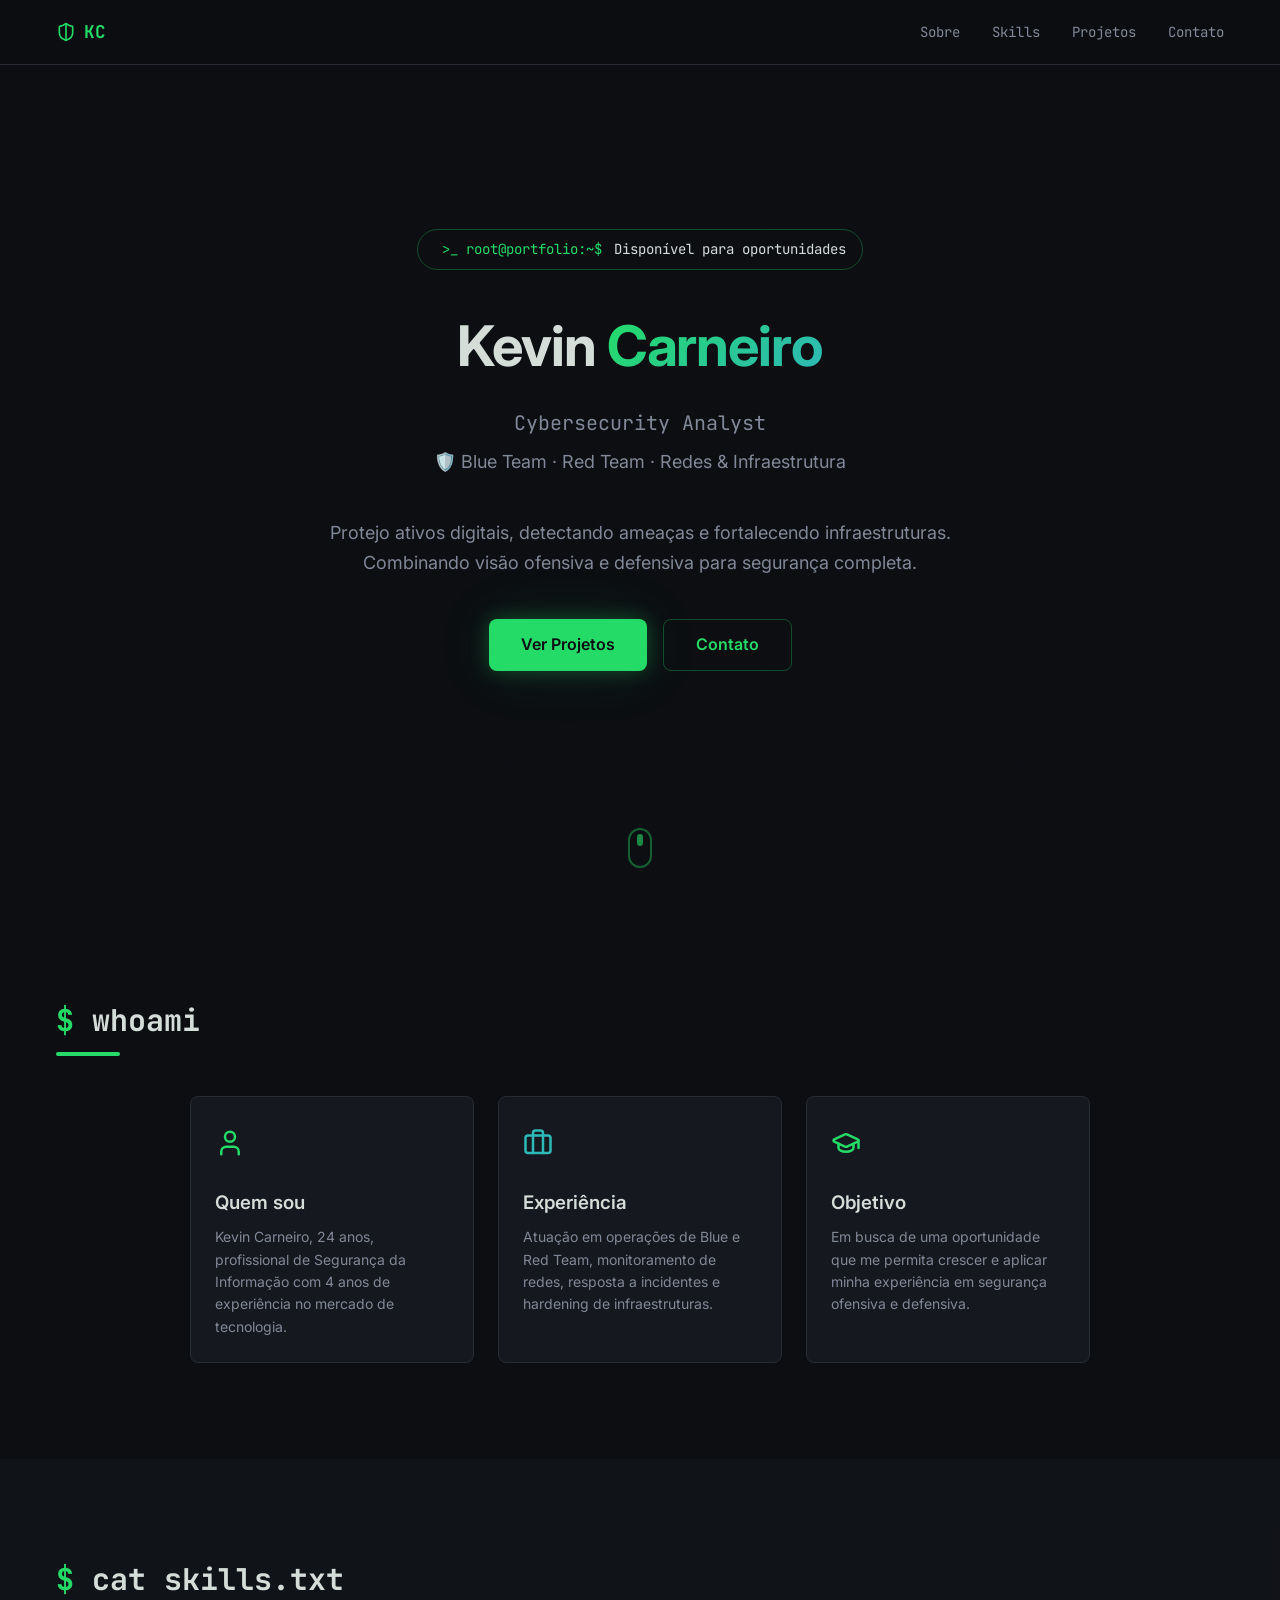
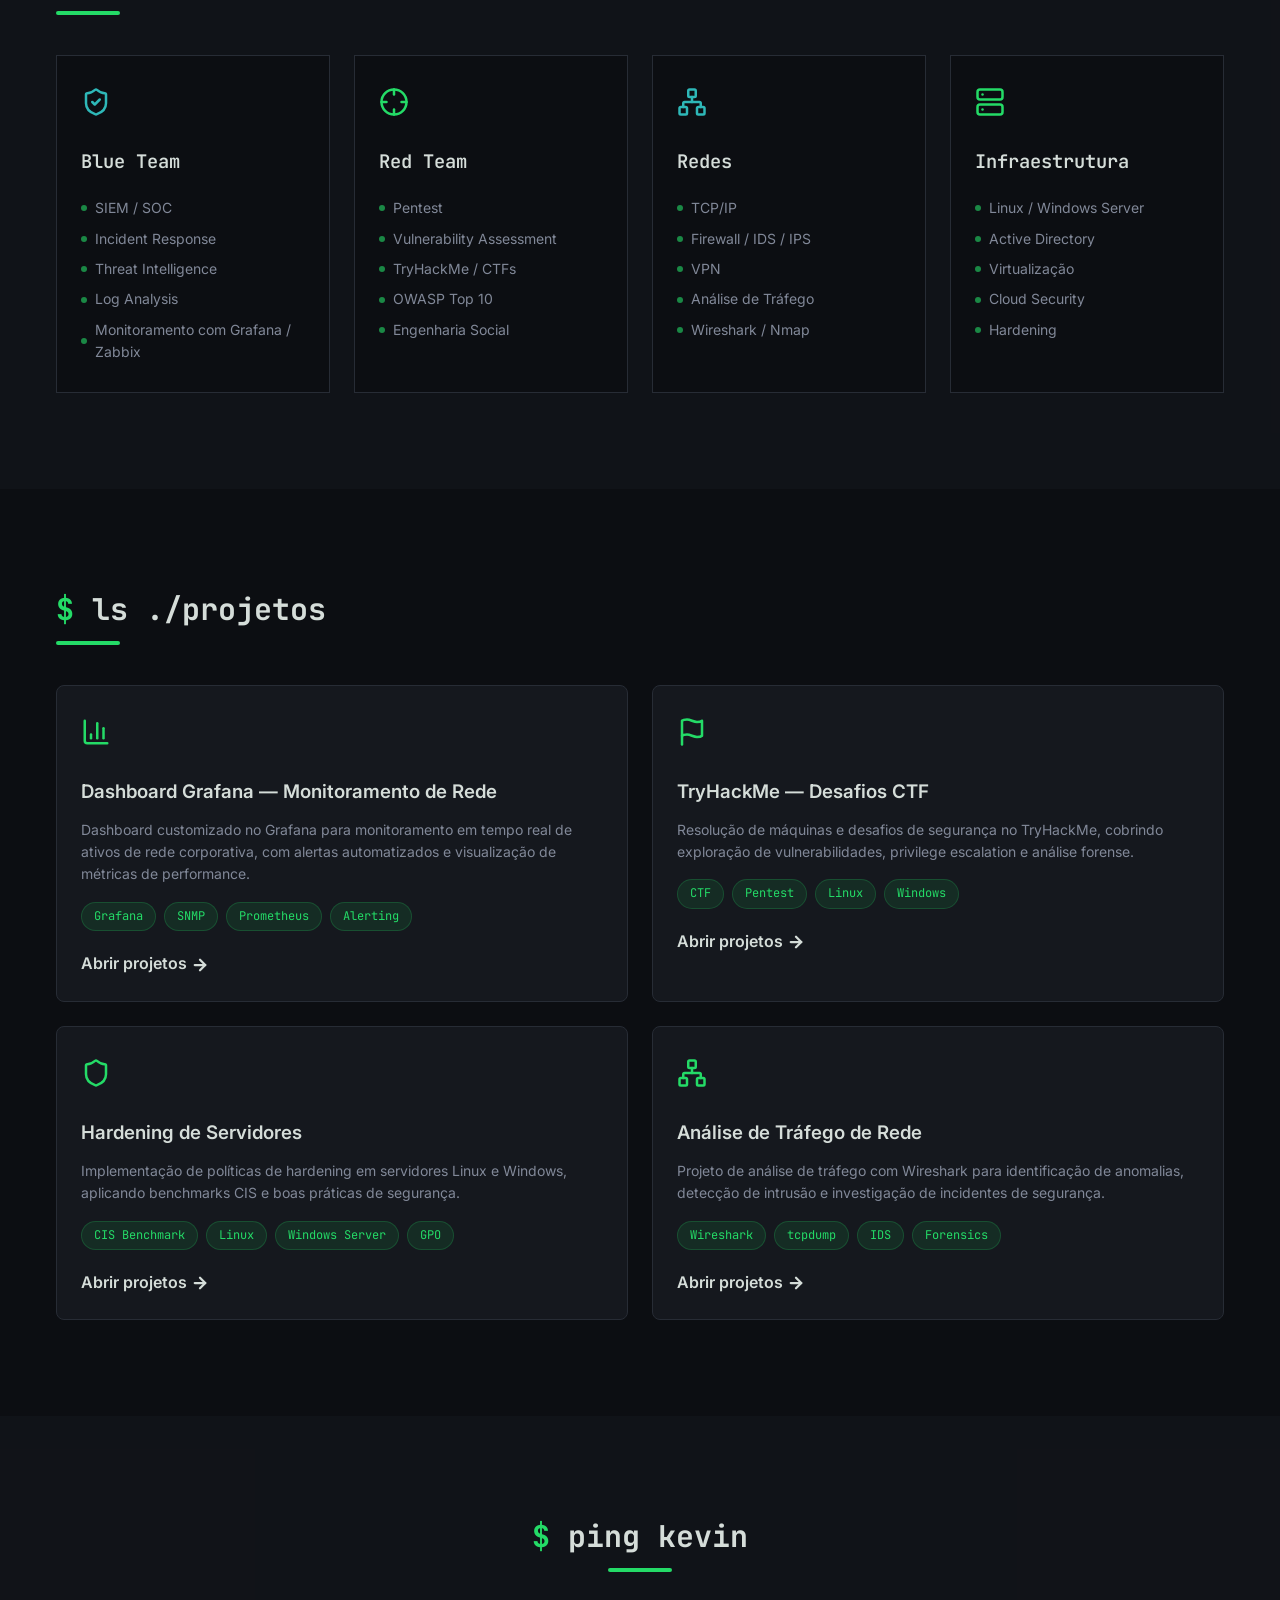
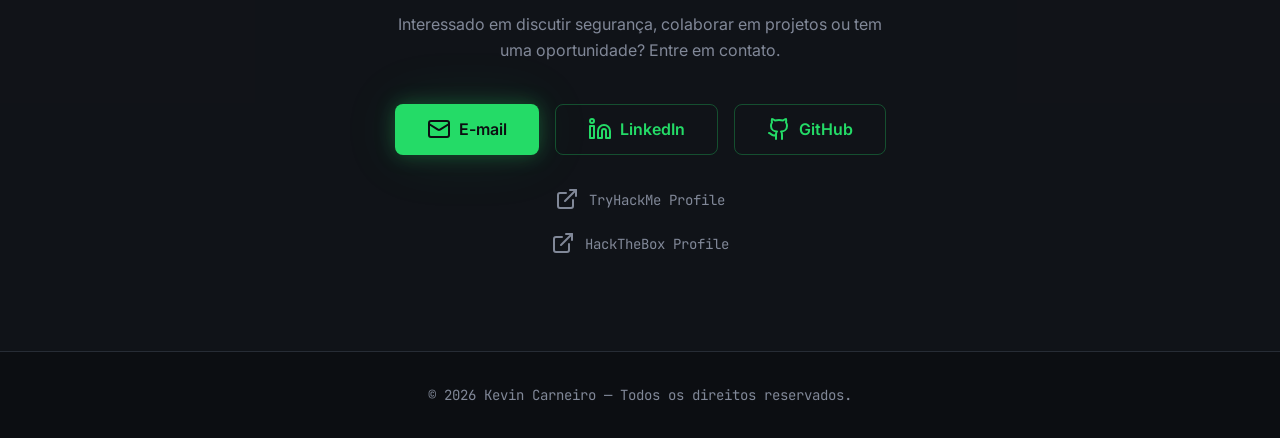
<file: index.html>
<!DOCTYPE html>
<html lang="pt-br">

<head>
    <meta charset="UTF-8">
    <meta name="viewport" content="width=device-width, initial-scale=1.0">
    <title>Kevin Carneiro — Cybersecurity Portfolio</title>
    <meta name="description"
        content="Portfólio de Kevin Carneiro, analista de Segurança da Informação Redes e Infraestrutura." />
    <meta name="author" content="Kevin Carneiro" />
    <!-- Open Graph -->
    <meta property="og:title" content="Kevin Carneiro — Cybersecurity Portfolio" />
    <meta property="og:description"
        content="Portfólio de Segurança da Informação — Blue Team, Red Team, Redes e Infraestrutura." />
    <meta property="og:type" content="website" />
    <link rel="stylesheet" href="style.css" />
</head>

<body>

    <!--=============== NAVBAR ====================-->

    <nav class="navbar">
        <div class="container">
            <a href="#" class="navbar-logo">
                <svg xmlns="http://www.w3.org/2000/svg" width="20" height="20" viewBox="0 0 24 24" fill="none"
                    stroke="currentColor" stroke-width="2" stroke-linecap="round" stroke-linejoin="round"
                    class="lucide lucide-shield-half-icon lucide-shield-half">
                    <path
                        d="M20 13c0 5-3.5 7.5-7.66 8.95a1 1 0 0 1-.67-.01C7.5 20.5 4 18 4 13V6a1 1 0 0 1 1-1c2 0 4.5-1.2 6.24-2.72a1.17 1.17 0 0 1 1.52 0C14.51 3.81 17 5 19 5a1 1 0 0 1 1 1z" />
                    <path d="M12 22V2" />
                </svg>
                KC</a>
            <div class="navbar-links">
                <a href="#sobre">Sobre</a>
                <a href="#skills">Skills</a>
                <a href="#projetos">Projetos</a>
                <a href="#contato">Contato</a>


            </div><!--navbar-links-->
            <button class="navbar-toggle" id="navbar-toggle" aria-label="Menu">☰</button>
        </div>

        </div><!--container-->

        <div class="navbar-mobile" id="navbar-mobile">
            <a href="#sobre">Sobre</a>
            <a href="#skills">Skills</a>
            <a href="#projetos">Projetos</a>
            <a href="#contato">Contato</a>
        </div>
    </nav>

    <!-- ===================== HERO ===================== -->

    <section class="hero">

        <div class="hero-overlay"></div>

        <div class="hero-content">
            <div class="hero-badge">
                <span></span>
                <span class="typing font-mono">>_ root@portfolio:~$</span>
                <span style="color: var(--fg); margin-left: 0.25rem;">Disponível para oportunidades</span>
            </div><!--hero-badge-->


            <h1>
                <span>Kevin</span> <span class="text-gradient-cyber">Carneiro</span>
            </h1>

            <p class="hero-subtitle">Cybersecurity Analyst</p>


            <div class="hero-tags">
                <span class="text-green">🛡️</span>
                <span>Blue Team · Red Team · Redes &amp; Infraestrutura</span>
            </div><!--hero-tags-->

            <p class="hero-description">
                Protejo ativos digitais, detectando ameaças e fortalecendo infraestruturas.
                Combinando visão ofensiva e defensiva para segurança completa.
            </p>


            <div class="hero-buttons">
                <a href="#projetos" class="btn-primary glow-green">Ver Projetos</a>
                <a href="#contato" class="btn-outline">Contato</a>
            </div><!--hero-butoons-->
        </div><!--hero-content-->

        <div class="scroll-indicator">
            <div class="scroll-dot"></div>
        </div>

    </section><!--HERO-->


    <!--============ SOBRE ===============-->

    <section id="sobre" class="about">
        <div class="container">
            <h2 class="section-title"><span class="text-green">$</span> whoami</h2>
            <div class="section-line"></div>

            <div class="about-grid">
                <div class="about-card animate-on-scroll">
                    <div class="icon text-green">
                        <svg xmlns="http://www.w3.org/2000/svg" width="30" height="30" viewBox="0 0 24 24" fill="none"
                            stroke="currentColor" stroke-width="2" stroke-linecap="round" stroke-linejoin="round"
                            class="lucide lucide-user w-8 h-8 text-primary mb-4">
                            <path d="M19 21v-2a4 4 0 0 0-4-4H9a4 4 0 0 0-4 4v2"></path>
                            <circle cx="12" cy="7" r="4"></circle>
                        </svg>
                    </div>
                    <h3>Quem sou</h3>
                    <p>Kevin Carneiro, 24 anos, profissional de Segurança da Informação com 4 anos de experiência no
                        mercado de tecnologia.</p>
                </div>

                <div class="about-card animate-on-scroll">
                    <div class="icon text-cyan">
                        <svg xmlns="http://www.w3.org/2000/svg" width="30" height="30" viewBox="0 0 24 24" fill="none"
                            stroke="currentColor" stroke-width="2" stroke-linecap="round" stroke-linejoin="round"
                            class="lucide lucide-briefcase w-8 h-8 text-secondary mb-4">
                            <path d="M16 20V4a2 2 0 0 0-2-2h-4a2 2 0 0 0-2 2v16"></path>
                            <rect width="20" height="14" x="2" y="6" rx="2"></rect>
                        </svg>
                    </div>
                    <h3>Experiência</h3>
                    <p>Atuação em operações de Blue e Red Team, monitoramento de redes, resposta a incidentes e
                        hardening de infraestruturas.</p>
                </div>

                <div class="about-card animate-on-scroll">
                    <div class="icon text-green">
                        <svg xmlns="http://www.w3.org/2000/svg" width="30" height="30" viewBox="0 0 24 24" fill="none"
                            stroke="currentColor" stroke-width="2" stroke-linecap="round" stroke-linejoin="round"
                            class="lucide lucide-graduation-cap w-8 h-8 text-primary mb-4">
                            <path
                                d="M21.42 10.922a1 1 0 0 0-.019-1.838L12.83 5.18a2 2 0 0 0-1.66 0L2.6 9.08a1 1 0 0 0 0 1.832l8.57 3.908a2 2 0 0 0 1.66 0z">
                            </path>
                            <path d="M22 10v6"></path>
                            <path d="M6 12.5V16a6 3 0 0 0 12 0v-3.5"></path>
                        </svg>
                    </div>
                    <h3>Objetivo</h3>
                    <p>Em busca de uma oportunidade que me permita crescer e aplicar minha experiência em segurança
                        ofensiva e defensiva.</p>
                </div>
            </div>
        </div>
    </section>


    <!-- ===================== SKILLS ===================== -->

    <section class="skills" id="skills">
        <div class="container">
            <h2 class="section-title"><span class="text-green">$</span> cat skills.txt</h2>
            <div class="section-line"></div>

            <div class="skills-grid">

                <!-- Blue Team -->
                <div class="skill-card animate-on-scroll">
                    <div class="icon text-cyan">
                        <svg xmlns="http://www.w3.org/2000/svg" width="30" height="30" viewBox="0 0 24 24" fill="none"
                            stroke="currentColor" stroke-width="2" stroke-linecap="round" stroke-linejoin="round"
                            class="lucide lucide-shield-check w-8 h-8 text-secondary mb-4">
                            <path
                                d="M20 13c0 5-3.5 7.5-7.66 8.95a1 1 0 0 1-.67-.01C7.5 20.5 4 18 4 13V6a1 1 0 0 1 1-1c2 0 4.5-1.2 6.24-2.72a1.17 1.17 0 0 1 1.52 0C14.51 3.81 17 5 19 5a1 1 0 0 1 1 1z">
                            </path>
                            <path d="m9 12 2 2 4-4"></path>
                        </svg>
                    </div>
                    <h3>Blue Team</h3>
                    <ul>
                        <li>SIEM / SOC</li>
                        <li>Incident Response</li>
                        <li>Threat Intelligence</li>
                        <li>Log Analysis</li>
                        <li>Monitoramento com Grafana / Zabbix</li>
                    </ul>
                </div>

                <!-- Red Team -->
                <div class="skill-card animate-on-scroll">
                    <div class="icon text-green">
                        <svg xmlns="http://www.w3.org/2000/svg" width="30" height="30" viewBox="0 0 24 24" fill="none"
                            stroke="currentColor" stroke-width="2" stroke-linecap="round" stroke-linejoin="round"
                            class="lucide lucide-crosshair w-8 h-8 text-primary mb-4">
                            <circle cx="12" cy="12" r="10"></circle>
                            <line x1="22" x2="18" y1="12" y2="12"></line>
                            <line x1="6" x2="2" y1="12" y2="12"></line>
                            <line x1="12" x2="12" y1="6" y2="2"></line>
                            <line x1="12" x2="12" y1="22" y2="18"></line>
                        </svg>
                    </div>
                    <h3>Red Team</h3>
                    <ul>
                        <li>Pentest</li>
                        <li>Vulnerability Assessment</li>
                        <li>TryHackMe / CTFs</li>
                        <li>OWASP Top 10</li>
                        <li>Engenharia Social</li>
                    </ul>
                </div>


                <!-- Redes -->
                <div class="skill-card animate-on-scroll">
                    <div class="icon text-cyan">
                        <svg xmlns="http://www.w3.org/2000/svg" width="30" height="30" viewBox="0 0 24 24" fill="none"
                            stroke="currentColor" stroke-width="2" stroke-linecap="round" stroke-linejoin="round"
                            class="lucide lucide-network w-8 h-8 text-secondary mb-4">
                            <rect x="16" y="16" width="6" height="6" rx="1"></rect>
                            <rect x="2" y="16" width="6" height="6" rx="1"></rect>
                            <rect x="9" y="2" width="6" height="6" rx="1"></rect>
                            <path d="M5 16v-3a1 1 0 0 1 1-1h12a1 1 0 0 1 1 1v3"></path>
                            <path d="M12 12V8"></path>
                        </svg>
                    </div>
                    <h3>Redes</h3>
                    <ul>
                        <li>TCP/IP</li>
                        <li>Firewall / IDS / IPS</li>
                        <li>VPN</li>
                        <li>Análise de Tráfego</li>
                        <li>Wireshark / Nmap</li>
                    </ul>
                </div>


                <!-- Infraestrutura -->
                <div class="skill-card animate-on-scroll">
                    <div class="icon text-green">
                        <svg xmlns="http://www.w3.org/2000/svg" width="30" height="30" viewBox="0 0 24 24" fill="none"
                            stroke="currentColor" stroke-width="2" stroke-linecap="round" stroke-linejoin="round"
                            class="lucide lucide-server w-8 h-8 text-primary mb-4">
                            <rect width="20" height="8" x="2" y="2" rx="2" ry="2"></rect>
                            <rect width="20" height="8" x="2" y="14" rx="2" ry="2"></rect>
                            <line x1="6" x2="6.01" y1="6" y2="6"></line>
                            <line x1="6" x2="6.01" y1="18" y2="18"></line>
                        </svg>
                    </div>
                    <h3>Infraestrutura</h3>
                    <ul>
                        <li>Linux / Windows Server</li>
                        <li>Active Directory</li>
                        <li>Virtualização</li>
                        <li>Cloud Security</li>
                        <li>Hardening</li>
                    </ul>
                </div>



            </div><!--skills-grid-->

        </div><!--Container-->
    </section>

    <!-- ===================== PROJETOS ===================== -->

    <section class="projects" id="projetos">
        <div class="container">
            <h2 class="section-title"> <span class="text-green">$</span> ls ./projetos</h2>

            <div class="section-line"></div>


            <div class="projects-grid">

                <!--PROJETO ONE-->
                <a href="./projeto-grafana.html" class="project-card">
                    <div class="project-card-header">
                        <span class="icon">
                            <svg xmlns="http://www.w3.org/2000/svg" width="30" height="30" viewBox="0 0 24 24"
                                fill="none" stroke="currentColor" stroke-width="2" stroke-linecap="round"
                                stroke-linejoin="round" class="lucide lucide-chart-column w-8 h-8 text-primary">
                                <path d="M3 3v16a2 2 0 0 0 2 2h16"></path>
                                <path d="M18 17V9"></path>
                                <path d="M13 17V5"></path>
                                <path d="M8 17v-3"></path>
                            </svg>
                        </span>
                    </div><!--project-card-header-->
                    <h3>Dashboard Grafana — Monitoramento de Rede</h3>
                    <p>Dashboard customizado no Grafana para monitoramento em tempo real de ativos de rede
                        corporativa, com alertas automatizados e visualização de métricas de performance.</p>
                    <div class="project-tags">
                        <span class="tag">Grafana</span>
                        <span class="tag">SNMP</span>
                        <span class="tag">Prometheus</span>
                        <span class="tag">Alerting</span>

                    </div><!--PROJECT-TAGS-->
                    <span class="cta-text">Abrir projetos
                        <svg style="vertical-align: middle;" xmlns="http://www.w3.org/2000/svg" width="18" height="18"
                            viewBox="0 0 24 24" fill="none" stroke="currentColor" stroke-width="3"
                            stroke-linecap="round" stroke-linejoin="round" class="lucide lucide-arrow-right_projetos">
                            <path d="M5 12h14" />
                            <path d="m12 5 7 7-7 7" />
                        </svg>
                    </span>

                </a><!--projeto ONE-->


                <!-- Projeto 2 -->
                <a class="project-card" href="projeto-tryhackme.html">

                    <div class="project-card-header">
                        <span class="icon">
                            <svg xmlns="http://www.w3.org/2000/svg" width="30" height="30" viewBox="0 0 24 24"
                                fill="none" stroke="currentColor" stroke-width="2" stroke-linecap="round"
                                stroke-linejoin="round" class="lucide lucide-flag w-8 h-8 text-primary">
                                <path d="M4 15s1-1 4-1 5 2 8 2 4-1 4-1V3s-1 1-4 1-5-2-8-2-4 1-4 1z"></path>
                                <line x1="4" x2="4" y1="22" y2="15"></line>
                            </svg>
                        </span>

                    </div>
                    <h3>TryHackMe — Desafios CTF</h3>
                    <p>Resolução de máquinas e desafios de segurança no TryHackMe, cobrindo exploração de
                        vulnerabilidades, privilege escalation e análise forense.</p>
                    <div class="project-tags">
                        <span class="tag">CTF</span>
                        <span class="tag">Pentest</span>
                        <span class="tag">Linux</span>
                        <span class="tag">Windows</span>
                    </div>
                    <span class="cta-text">Abrir projetos
                        <svg style="vertical-align: middle;" xmlns="http://www.w3.org/2000/svg" width="18" height="18"
                            viewBox="0 0 24 24" fill="none" stroke="currentColor" stroke-width="3"
                            stroke-linecap="round" stroke-linejoin="round" class="lucide lucide-arrow-right_projetos">
                            <path d="M5 12h14" />
                            <path d="m12 5 7 7-7 7" />
                        </svg>
                    </span>
                </a><!--project-card-->

                <!-- Projeto 3 -->
                <a href="projeto-hardening.html" class="project-card">
                    <div class="project-card-header">
                        <span class="icon">
                            <svg xmlns="http://www.w3.org/2000/svg" width="30" height="30" viewBox="0 0 24 24"
                                fill="none" stroke="currentColor" stroke-width="2" stroke-linecap="round"
                                stroke-linejoin="round" class="lucide lucide-shield w-8 h-8 text-primary">
                                <path
                                    d="M20 13c0 5-3.5 7.5-7.66 8.95a1 1 0 0 1-.67-.01C7.5 20.5 4 18 4 13V6a1 1 0 0 1 1-1c2 0 4.5-1.2 6.24-2.72a1.17 1.17 0 0 1 1.52 0C14.51 3.81 17 5 19 5a1 1 0 0 1 1 1z">
                                </path>
                            </svg>
                        </span>
                    </div>
                    <h3>Hardening de Servidores</h3>
                    <p>Implementação de políticas de hardening em servidores Linux e Windows, aplicando benchmarks CIS e
                        boas práticas de segurança.</p>
                    <div class="project-tags">
                        <span class="tag">CIS Benchmark</span>
                        <span class="tag">Linux</span>
                        <span class="tag">Windows Server</span>
                        <span class="tag">GPO</span>

                    </div>
                    <span class="cta-text">Abrir projetos
                        <svg style="vertical-align: middle;" xmlns="http://www.w3.org/2000/svg" width="18" height="18"
                            viewBox="0 0 24 24" fill="none" stroke="currentColor" stroke-width="3"
                            stroke-linecap="round" stroke-linejoin="round" class="lucide lucide-arrow-right_projetos">
                            <path d="M5 12h14" />
                            <path d="m12 5 7 7-7 7" />
                        </svg>
                    </span>

                </a><!--PROJETO 3-->



                <!-- Projeto 4 -->
                <a href="projeto-analise-trafego.html" class="project-card">
                    <div class="project-card-header">
                        <span class="icon">
                            <svg xmlns="http://www.w3.org/2000/svg" width="30" height="30" viewBox="0 0 24 24"
                                fill="none" stroke="currentColor" stroke-width="2" stroke-linecap="round"
                                stroke-linejoin="round" class="lucide lucide-network w-8 h-8 text-primary">
                                <rect x="16" y="16" width="6" height="6" rx="1"></rect>
                                <rect x="2" y="16" width="6" height="6" rx="1"></rect>
                                <rect x="9" y="2" width="6" height="6" rx="1"></rect>
                                <path d="M5 16v-3a1 1 0 0 1 1-1h12a1 1 0 0 1 1 1v3"></path>
                                <path d="M12 12V8"></path>
                            </svg>
                        </span>
                    </div>
                    <h3>Análise de Tráfego de Rede</h3>
                    <p>Projeto de análise de tráfego com Wireshark para identificação de anomalias, detecção de intrusão
                        e investigação de incidentes de segurança.</p>
                    <div class="project-tags">
                        <span class="tag">Wireshark</span>
                        <span class="tag">tcpdump</span>
                        <span class="tag">IDS</span>
                        <span class="tag">Forensics</span>
                    </div>

                    <span class="cta-text">Abrir projetos
                        <svg style="vertical-align: middle;" xmlns="http://www.w3.org/2000/svg" width="18" height="18"
                            viewBox="0 0 24 24" fill="none" stroke="currentColor" stroke-width="3"
                            stroke-linecap="round" stroke-linejoin="round" class="lucide lucide-arrow-right_projetos">
                            <path d="M5 12h14" />
                            <path d="m12 5 7 7-7 7" />
                        </svg>
                    </span>

                </a><!--PROJETO 4-->

            </div><!--projects grids-->
        </div><!--container-->
    </section><!--PROJETOS-->


    <!-- ===================== CONTATOS ===================== -->

    <section id="contato" class="contact">
        <div class="container">
            <h2 class="section-title"><span class="text-green">$</span> ping kevin</h2>
            <div class="section-line" style="margin-left: auto; margin-right: auto;"></div>

            <p>Interessado em discutir segurança, colaborar em projetos ou tem uma oportunidade? Entre em contato.</p>

            <div class="contact-buttons">
                <a href="mailto:kevincarnneiro@gmail.com" class="btn-primary glow-green">
                    <svg xmlns="http://www.w3.org/2000/svg" width="24" height="24" viewBox="0 0 24 24" fill="none"
                        stroke="currentColor" stroke-width="2" stroke-linecap="round" stroke-linejoin="round"
                        class="lucide lucide-mail w-5 h-5">
                        <rect width="20" height="16" x="2" y="4" rx="2"></rect>
                        <path d="m22 7-8.97 5.7a1.94 1.94 0 0 1-2.06 0L2 7"></path>
                    </svg>
                    E-mail</a>
                <a href="https://www.linkedin.com/in/kevin-carneiro-b658381b7" target="_blank" rel="noopener noreferrer"
                    class="btn-outline">
                    <svg xmlns="http://www.w3.org/2000/svg" width="24" height="24" viewBox="0 0 24 24" fill="none"
                        stroke="currentColor" stroke-width="2" stroke-linecap="round" stroke-linejoin="round"
                        class="lucide lucide-linkedin w-5 h-5">
                        <path d="M16 8a6 6 0 0 1 6 6v7h-4v-7a2 2 0 0 0-2-2 2 2 0 0 0-2 2v7h-4v-7a6 6 0 0 1 6-6z"></path>
                        <rect width="4" height="12" x="2" y="9"></rect>
                        <circle cx="4" cy="4" r="2"></circle>
                    </svg>
                    LinkedIn</a>
                <a href="https://github.com/kevincarnneiro" target="_blank" rel="noopener noreferrer"
                    class="btn-outline">
                    <svg xmlns="http://www.w3.org/2000/svg" width="24" height="24" viewBox="0 0 24 24" fill="none"
                        stroke="currentColor" stroke-width="2" stroke-linecap="round" stroke-linejoin="round"
                        class="lucide lucide-github w-5 h-5">
                        <path
                            d="M15 22v-4a4.8 4.8 0 0 0-1-3.5c3 0 6-2 6-5.5.08-1.25-.27-2.48-1-3.5.28-1.15.28-2.35 0-3.5 0 0-1 0-3 1.5-2.64-.5-5.36-.5-8 0C6 2 5 2 5 2c-.3 1.15-.3 2.35 0 3.5A5.403 5.403 0 0 0 4 9c0 3.5 3 5.5 6 5.5-.39.49-.68 1.05-.85 1.65-.17.6-.22 1.23-.15 1.85v4">
                        </path>
                        <path d="M9 18c-4.51 2-5-2-7-2"></path>
                    </svg>
                    GitHub</a>
            </div>

            <div class="contact-secondary">
                <a href="https://tryhackme.com/p/kevincarnneiro/" target="_blank" rel="noopener noreferrer"
                    class="inline-flex items-center gap-2 text-sm text-muted-foreground hover:text-primary transition-colors font-mono"><svg
                        xmlns="http://www.w3.org/2000/svg" width="24" height="24" viewBox="0 0 24 24" fill="none"
                        stroke="currentColor" stroke-width="2" stroke-linecap="round" stroke-linejoin="round"
                        class="lucide lucide-external-link w-4 h-4">
                        <path d="M15 3h6v6"></path>
                        <path d="M10 14 21 3"></path>
                        <path d="M18 13v6a2 2 0 0 1-2 2H5a2 2 0 0 1-2-2V8a2 2 0 0 1 2-2h6"></path>
                    </svg>TryHackMe Profile</a>
                <a href="https://profile.hackthebox.com/profile/019d6453-1c00-7259-b89a-799285fa27e3" target="_blank" rel="noopener noreferrer"
                    class="inline-flex items-center gap-2 text-sm text-muted-foreground hover:text-primary transition-colors font-mono"><svg
                        xmlns="http://www.w3.org/2000/svg" width="24" height="24" viewBox="0 0 24 24" fill="none"
                        stroke="currentColor" stroke-width="2" stroke-linecap="round" stroke-linejoin="round"
                        class="lucide lucide-external-link w-4 h-4">
                        <path d="M15 3h6v6"></path>
                        <path d="M10 14 21 3"></path>
                        <path d="M18 13v6a2 2 0 0 1-2 2H5a2 2 0 0 1-2-2V8a2 2 0 0 1 2-2h6"></path>
                    </svg>HackTheBox Profile</a>
            </div>
        </div>
    </section>


    <!-- ===================== FOOTER ===================== -->

   <footer class="footer">
    <div class="container">
      <p> © 2026 Kevin Carneiro — Todos os direitos reservados.</p>
      </div>
  </footer>


    <script src="script.js"></script>
</body>

</html>
</file>
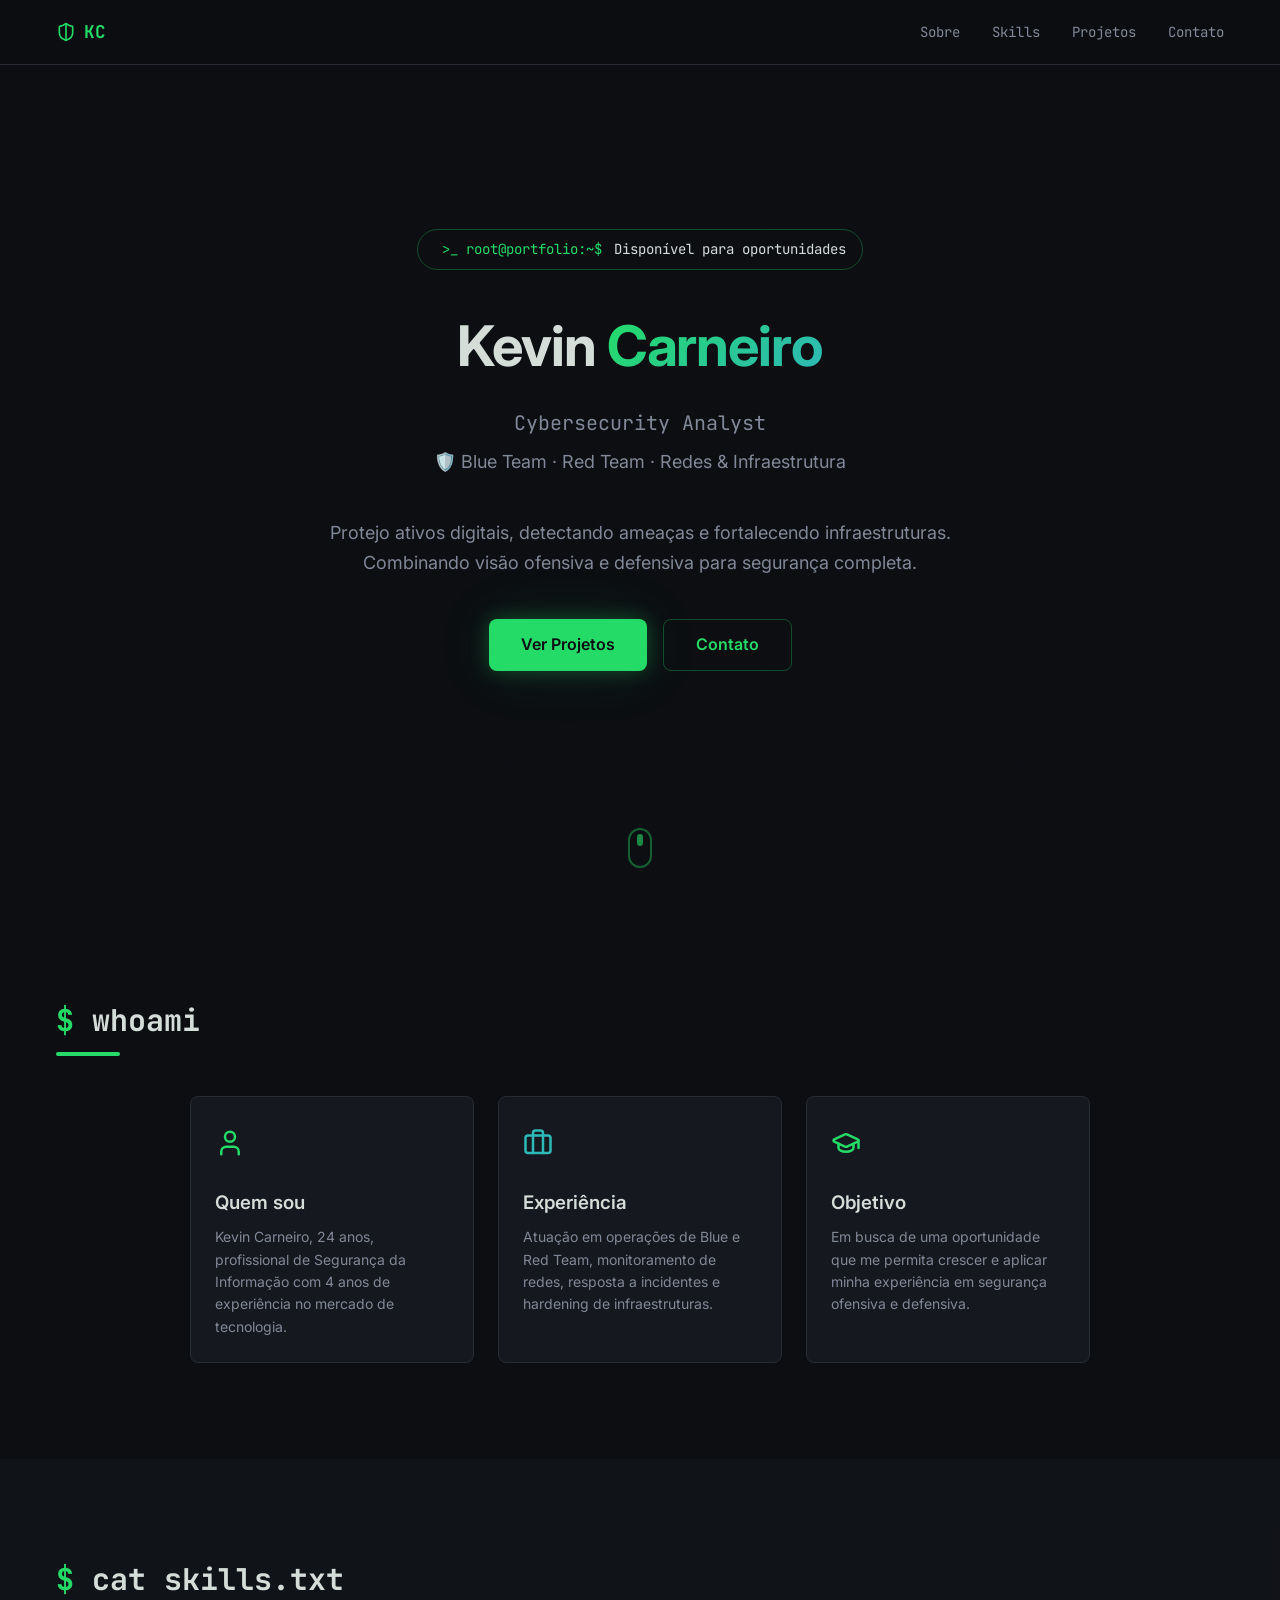
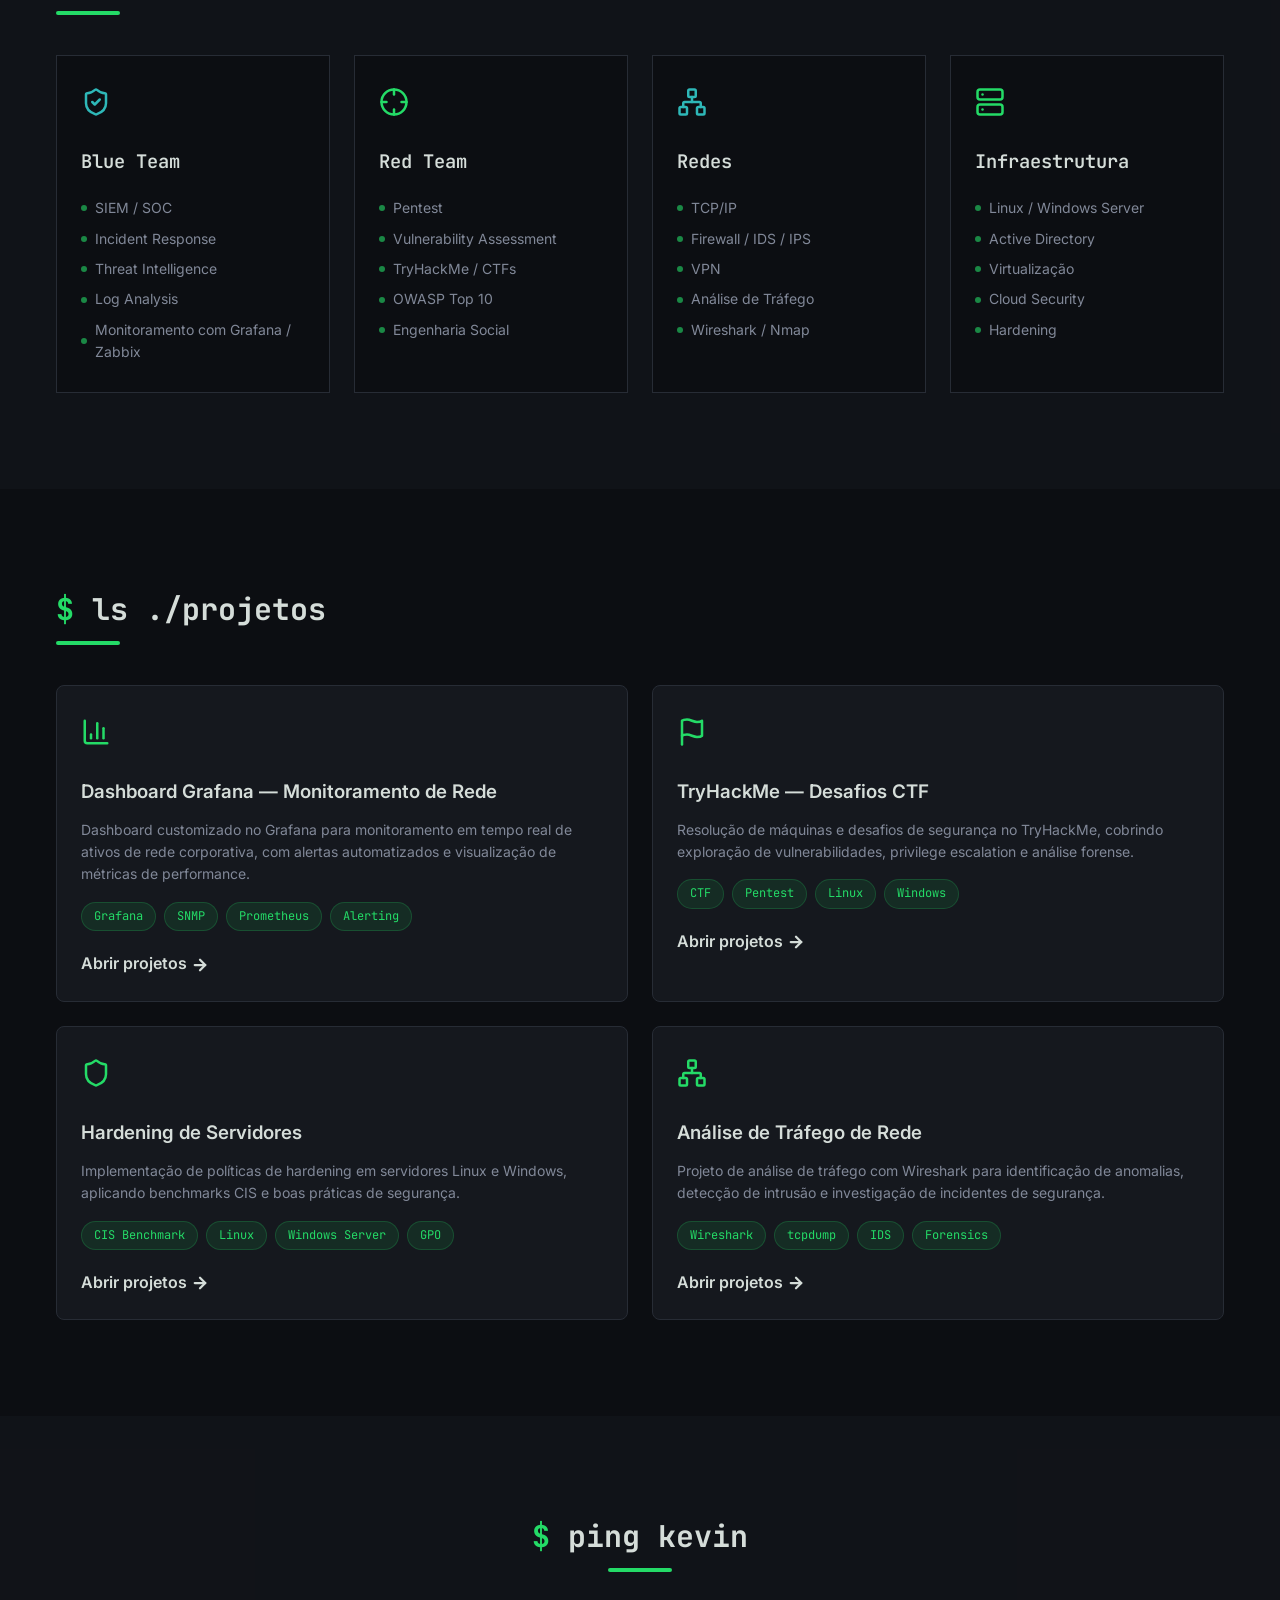
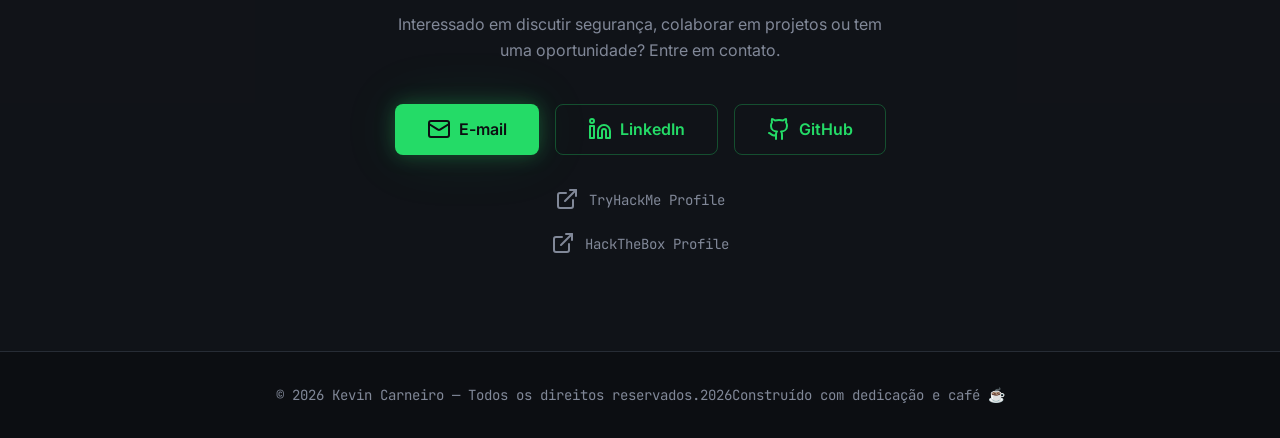
<file: projeto/index.html>
<!DOCTYPE html>
<html lang="pt-br">

<head>
    <meta charset="UTF-8">
    <meta name="viewport" content="width=device-width, initial-scale=1.0">
    <title>Kevin Carneiro — Cybersecurity Portfolio</title>
    <meta name="description"
        content="Portfólio de Kevin Carneiro, analista de Segurança da Informação Redes e Infraestrutura." />
    <meta name="author" content="Kevin Carneiro" />
    <!-- Open Graph -->
    <meta property="og:title" content="Kevin Carneiro — Cybersecurity Portfolio" />
    <meta property="og:description"
        content="Portfólio de Segurança da Informação — Blue Team, Red Team, Redes e Infraestrutura." />
    <meta property="og:type" content="website" />
    <link rel="stylesheet" href="style.css" />
</head>

<body>

    <!--=============== NAVBAR ====================-->

    <nav class="navbar">
        <div class="container">
            <a href="#" class="navbar-logo">
                <svg xmlns="http://www.w3.org/2000/svg" width="20" height="20" viewBox="0 0 24 24" fill="none"
                    stroke="currentColor" stroke-width="2" stroke-linecap="round" stroke-linejoin="round"
                    class="lucide lucide-shield-half-icon lucide-shield-half">
                    <path
                        d="M20 13c0 5-3.5 7.5-7.66 8.95a1 1 0 0 1-.67-.01C7.5 20.5 4 18 4 13V6a1 1 0 0 1 1-1c2 0 4.5-1.2 6.24-2.72a1.17 1.17 0 0 1 1.52 0C14.51 3.81 17 5 19 5a1 1 0 0 1 1 1z" />
                    <path d="M12 22V2" />
                </svg>
                KC</a>
            <div class="navbar-links">
                <a href="#sobre">Sobre</a>
                <a href="#skills">Skills</a>
                <a href="#projetos">Projetos</a>
                <a href="#contato">Contato</a>


            </div><!--navbar-links-->
            <button class="navbar-toggle" id="navbar-toggle" aria-label="Menu">☰</button>
        </div>

        </div><!--container-->

        <div class="navbar-mobile" id="navbar-mobile">
            <a href="#sobre">Sobre</a>
            <a href="#skills">Skills</a>
            <a href="#projetos">Projetos</a>
            <a href="#contato">Contato</a>
        </div>
    </nav>

    <!-- ===================== HERO ===================== -->

    <section class="hero">

        <div class="hero-overlay"></div>

        <div class="hero-content">
            <div class="hero-badge">
                <span></span>
                <span class="typing font-mono">>_ root@portfolio:~$</span>
                <span style="color: var(--fg); margin-left: 0.25rem;">Disponível para oportunidades</span>
            </div><!--hero-badge-->


            <h1>
                <span>Kevin</span> <span class="text-gradient-cyber">Carneiro</span>
            </h1>

            <p class="hero-subtitle">Cybersecurity Analyst</p>


            <div class="hero-tags">
                <span class="text-green">🛡️</span>
                <span>Blue Team · Red Team · Redes &amp; Infraestrutura</span>
            </div><!--hero-tags-->

            <p class="hero-description">
                Protejo ativos digitais, detectando ameaças e fortalecendo infraestruturas.
                Combinando visão ofensiva e defensiva para segurança completa.
            </p>


            <div class="hero-buttons">
                <a href="#projetos" class="btn-primary glow-green">Ver Projetos</a>
                <a href="#contato" class="btn-outline">Contato</a>
            </div><!--hero-butoons-->
        </div><!--hero-content-->

        <div class="scroll-indicator">
            <div class="scroll-dot"></div>
        </div>

    </section><!--HERO-->


    <!--============ SOBRE ===============-->

    <section id="sobre" class="about">
        <div class="container">
            <h2 class="section-title"><span class="text-green">$</span> whoami</h2>
            <div class="section-line"></div>

            <div class="about-grid">
                <div class="about-card animate-on-scroll">
                    <div class="icon text-green">
                        <svg xmlns="http://www.w3.org/2000/svg" width="30" height="30" viewBox="0 0 24 24" fill="none"
                            stroke="currentColor" stroke-width="2" stroke-linecap="round" stroke-linejoin="round"
                            class="lucide lucide-user w-8 h-8 text-primary mb-4">
                            <path d="M19 21v-2a4 4 0 0 0-4-4H9a4 4 0 0 0-4 4v2"></path>
                            <circle cx="12" cy="7" r="4"></circle>
                        </svg>
                    </div>
                    <h3>Quem sou</h3>
                    <p>Kevin Carneiro, 24 anos, profissional de Segurança da Informação com 4 anos de experiência no
                        mercado de tecnologia.</p>
                </div>

                <div class="about-card animate-on-scroll">
                    <div class="icon text-cyan">
                        <svg xmlns="http://www.w3.org/2000/svg" width="30" height="30" viewBox="0 0 24 24" fill="none"
                            stroke="currentColor" stroke-width="2" stroke-linecap="round" stroke-linejoin="round"
                            class="lucide lucide-briefcase w-8 h-8 text-secondary mb-4">
                            <path d="M16 20V4a2 2 0 0 0-2-2h-4a2 2 0 0 0-2 2v16"></path>
                            <rect width="20" height="14" x="2" y="6" rx="2"></rect>
                        </svg>
                    </div>
                    <h3>Experiência</h3>
                    <p>Atuação em operações de Blue e Red Team, monitoramento de redes, resposta a incidentes e
                        hardening de infraestruturas.</p>
                </div>

                <div class="about-card animate-on-scroll">
                    <div class="icon text-green">
                        <svg xmlns="http://www.w3.org/2000/svg" width="30" height="30" viewBox="0 0 24 24" fill="none"
                            stroke="currentColor" stroke-width="2" stroke-linecap="round" stroke-linejoin="round"
                            class="lucide lucide-graduation-cap w-8 h-8 text-primary mb-4">
                            <path
                                d="M21.42 10.922a1 1 0 0 0-.019-1.838L12.83 5.18a2 2 0 0 0-1.66 0L2.6 9.08a1 1 0 0 0 0 1.832l8.57 3.908a2 2 0 0 0 1.66 0z">
                            </path>
                            <path d="M22 10v6"></path>
                            <path d="M6 12.5V16a6 3 0 0 0 12 0v-3.5"></path>
                        </svg>
                    </div>
                    <h3>Objetivo</h3>
                    <p>Em busca de uma oportunidade que me permita crescer e aplicar minha experiência em segurança
                        ofensiva e defensiva.</p>
                </div>
            </div>
        </div>
    </section>


    <!-- ===================== SKILLS ===================== -->

    <section class="skills" id="skills">
        <div class="container">
            <h2 class="section-title"><span class="text-green">$</span> cat skills.txt</h2>
            <div class="section-line"></div>

            <div class="skills-grid">

                <!-- Blue Team -->
                <div class="skill-card animate-on-scroll">
                    <div class="icon text-cyan">
                        <svg xmlns="http://www.w3.org/2000/svg" width="30" height="30" viewBox="0 0 24 24" fill="none"
                            stroke="currentColor" stroke-width="2" stroke-linecap="round" stroke-linejoin="round"
                            class="lucide lucide-shield-check w-8 h-8 text-secondary mb-4">
                            <path
                                d="M20 13c0 5-3.5 7.5-7.66 8.95a1 1 0 0 1-.67-.01C7.5 20.5 4 18 4 13V6a1 1 0 0 1 1-1c2 0 4.5-1.2 6.24-2.72a1.17 1.17 0 0 1 1.52 0C14.51 3.81 17 5 19 5a1 1 0 0 1 1 1z">
                            </path>
                            <path d="m9 12 2 2 4-4"></path>
                        </svg>
                    </div>
                    <h3>Blue Team</h3>
                    <ul>
                        <li>SIEM / SOC</li>
                        <li>Incident Response</li>
                        <li>Threat Intelligence</li>
                        <li>Log Analysis</li>
                        <li>Monitoramento com Grafana / Zabbix</li>
                    </ul>
                </div>

                <!-- Red Team -->
                <div class="skill-card animate-on-scroll">
                    <div class="icon text-green">
                        <svg xmlns="http://www.w3.org/2000/svg" width="30" height="30" viewBox="0 0 24 24" fill="none"
                            stroke="currentColor" stroke-width="2" stroke-linecap="round" stroke-linejoin="round"
                            class="lucide lucide-crosshair w-8 h-8 text-primary mb-4">
                            <circle cx="12" cy="12" r="10"></circle>
                            <line x1="22" x2="18" y1="12" y2="12"></line>
                            <line x1="6" x2="2" y1="12" y2="12"></line>
                            <line x1="12" x2="12" y1="6" y2="2"></line>
                            <line x1="12" x2="12" y1="22" y2="18"></line>
                        </svg>
                    </div>
                    <h3>Red Team</h3>
                    <ul>
                        <li>Pentest</li>
                        <li>Vulnerability Assessment</li>
                        <li>TryHackMe / CTFs</li>
                        <li>OWASP Top 10</li>
                        <li>Engenharia Social</li>
                    </ul>
                </div>


                <!-- Redes -->
                <div class="skill-card animate-on-scroll">
                    <div class="icon text-cyan">
                        <svg xmlns="http://www.w3.org/2000/svg" width="30" height="30" viewBox="0 0 24 24" fill="none"
                            stroke="currentColor" stroke-width="2" stroke-linecap="round" stroke-linejoin="round"
                            class="lucide lucide-network w-8 h-8 text-secondary mb-4">
                            <rect x="16" y="16" width="6" height="6" rx="1"></rect>
                            <rect x="2" y="16" width="6" height="6" rx="1"></rect>
                            <rect x="9" y="2" width="6" height="6" rx="1"></rect>
                            <path d="M5 16v-3a1 1 0 0 1 1-1h12a1 1 0 0 1 1 1v3"></path>
                            <path d="M12 12V8"></path>
                        </svg>
                    </div>
                    <h3>Redes</h3>
                    <ul>
                        <li>TCP/IP</li>
                        <li>Firewall / IDS / IPS</li>
                        <li>VPN</li>
                        <li>Análise de Tráfego</li>
                        <li>Wireshark / Nmap</li>
                    </ul>
                </div>


                <!-- Infraestrutura -->
                <div class="skill-card animate-on-scroll">
                    <div class="icon text-green">
                        <svg xmlns="http://www.w3.org/2000/svg" width="30" height="30" viewBox="0 0 24 24" fill="none"
                            stroke="currentColor" stroke-width="2" stroke-linecap="round" stroke-linejoin="round"
                            class="lucide lucide-server w-8 h-8 text-primary mb-4">
                            <rect width="20" height="8" x="2" y="2" rx="2" ry="2"></rect>
                            <rect width="20" height="8" x="2" y="14" rx="2" ry="2"></rect>
                            <line x1="6" x2="6.01" y1="6" y2="6"></line>
                            <line x1="6" x2="6.01" y1="18" y2="18"></line>
                        </svg>
                    </div>
                    <h3>Infraestrutura</h3>
                    <ul>
                        <li>Linux / Windows Server</li>
                        <li>Active Directory</li>
                        <li>Virtualização</li>
                        <li>Cloud Security</li>
                        <li>Hardening</li>
                    </ul>
                </div>



            </div><!--skills-grid-->

        </div><!--Container-->
    </section>

    <!-- ===================== PROJETOS ===================== -->

    <section class="projects" id="projetos">
        <div class="container">
            <h2 class="section-title"> <span class="text-green">$</span> ls ./projetos</h2>

            <div class="section-line"></div>


            <div class="projects-grid">

                <!--PROJETO ONE-->
                <a href="./projeto-grafana.html" class="project-card">
                    <div class="project-card-header">
                        <span class="icon">
                            <svg xmlns="http://www.w3.org/2000/svg" width="30" height="30" viewBox="0 0 24 24"
                                fill="none" stroke="currentColor" stroke-width="2" stroke-linecap="round"
                                stroke-linejoin="round" class="lucide lucide-chart-column w-8 h-8 text-primary">
                                <path d="M3 3v16a2 2 0 0 0 2 2h16"></path>
                                <path d="M18 17V9"></path>
                                <path d="M13 17V5"></path>
                                <path d="M8 17v-3"></path>
                            </svg>
                        </span>
                    </div><!--project-card-header-->
                    <h3>Dashboard Grafana — Monitoramento de Rede</h3>
                    <p>Dashboard customizado no Grafana para monitoramento em tempo real de ativos de rede
                        corporativa, com alertas automatizados e visualização de métricas de performance.</p>
                    <div class="project-tags">
                        <span class="tag">Grafana</span>
                        <span class="tag">SNMP</span>
                        <span class="tag">Prometheus</span>
                        <span class="tag">Alerting</span>

                    </div><!--PROJECT-TAGS-->
                    <span class="cta-text">Abrir projetos
                        <svg style="vertical-align: middle;" xmlns="http://www.w3.org/2000/svg" width="18" height="18"
                            viewBox="0 0 24 24" fill="none" stroke="currentColor" stroke-width="3"
                            stroke-linecap="round" stroke-linejoin="round" class="lucide lucide-arrow-right_projetos">
                            <path d="M5 12h14" />
                            <path d="m12 5 7 7-7 7" />
                        </svg>
                    </span>

                </a><!--projeto ONE-->


                <!-- Projeto 2 -->
                <a class="project-card" href="projeto-tryhackme.html">

                    <div class="project-card-header">
                        <span class="icon">
                            <svg xmlns="http://www.w3.org/2000/svg" width="30" height="30" viewBox="0 0 24 24"
                                fill="none" stroke="currentColor" stroke-width="2" stroke-linecap="round"
                                stroke-linejoin="round" class="lucide lucide-flag w-8 h-8 text-primary">
                                <path d="M4 15s1-1 4-1 5 2 8 2 4-1 4-1V3s-1 1-4 1-5-2-8-2-4 1-4 1z"></path>
                                <line x1="4" x2="4" y1="22" y2="15"></line>
                            </svg>
                        </span>

                    </div>
                    <h3>TryHackMe — Desafios CTF</h3>
                    <p>Resolução de máquinas e desafios de segurança no TryHackMe, cobrindo exploração de
                        vulnerabilidades, privilege escalation e análise forense.</p>
                    <div class="project-tags">
                        <span class="tag">CTF</span>
                        <span class="tag">Pentest</span>
                        <span class="tag">Linux</span>
                        <span class="tag">Windows</span>
                    </div>
                    <span class="cta-text">Abrir projetos
                        <svg style="vertical-align: middle;" xmlns="http://www.w3.org/2000/svg" width="18" height="18"
                            viewBox="0 0 24 24" fill="none" stroke="currentColor" stroke-width="3"
                            stroke-linecap="round" stroke-linejoin="round" class="lucide lucide-arrow-right_projetos">
                            <path d="M5 12h14" />
                            <path d="m12 5 7 7-7 7" />
                        </svg>
                    </span>
                </a><!--project-card-->

                <!-- Projeto 3 -->
                <a href="projeto-hardening.html" class="project-card">
                    <div class="project-card-header">
                        <span class="icon">
                            <svg xmlns="http://www.w3.org/2000/svg" width="30" height="30" viewBox="0 0 24 24"
                                fill="none" stroke="currentColor" stroke-width="2" stroke-linecap="round"
                                stroke-linejoin="round" class="lucide lucide-shield w-8 h-8 text-primary">
                                <path
                                    d="M20 13c0 5-3.5 7.5-7.66 8.95a1 1 0 0 1-.67-.01C7.5 20.5 4 18 4 13V6a1 1 0 0 1 1-1c2 0 4.5-1.2 6.24-2.72a1.17 1.17 0 0 1 1.52 0C14.51 3.81 17 5 19 5a1 1 0 0 1 1 1z">
                                </path>
                            </svg>
                        </span>
                    </div>
                    <h3>Hardening de Servidores</h3>
                    <p>Implementação de políticas de hardening em servidores Linux e Windows, aplicando benchmarks CIS e
                        boas práticas de segurança.</p>
                    <div class="project-tags">
                        <span class="tag">CIS Benchmark</span>
                        <span class="tag">Linux</span>
                        <span class="tag">Windows Server</span>
                        <span class="tag">GPO</span>

                    </div>
                    <span class="cta-text">Abrir projetos
                        <svg style="vertical-align: middle;" xmlns="http://www.w3.org/2000/svg" width="18" height="18"
                            viewBox="0 0 24 24" fill="none" stroke="currentColor" stroke-width="3"
                            stroke-linecap="round" stroke-linejoin="round" class="lucide lucide-arrow-right_projetos">
                            <path d="M5 12h14" />
                            <path d="m12 5 7 7-7 7" />
                        </svg>
                    </span>

                </a><!--PROJETO 3-->



                <!-- Projeto 4 -->
                <a href="projeto-analise-trafego.html" class="project-card">
                    <div class="project-card-header">
                        <span class="icon">
                            <svg xmlns="http://www.w3.org/2000/svg" width="30" height="30" viewBox="0 0 24 24"
                                fill="none" stroke="currentColor" stroke-width="2" stroke-linecap="round"
                                stroke-linejoin="round" class="lucide lucide-network w-8 h-8 text-primary">
                                <rect x="16" y="16" width="6" height="6" rx="1"></rect>
                                <rect x="2" y="16" width="6" height="6" rx="1"></rect>
                                <rect x="9" y="2" width="6" height="6" rx="1"></rect>
                                <path d="M5 16v-3a1 1 0 0 1 1-1h12a1 1 0 0 1 1 1v3"></path>
                                <path d="M12 12V8"></path>
                            </svg>
                        </span>
                    </div>
                    <h3>Análise de Tráfego de Rede</h3>
                    <p>Projeto de análise de tráfego com Wireshark para identificação de anomalias, detecção de intrusão
                        e investigação de incidentes de segurança.</p>
                    <div class="project-tags">
                        <span class="tag">Wireshark</span>
                        <span class="tag">tcpdump</span>
                        <span class="tag">IDS</span>
                        <span class="tag">Forensics</span>
                    </div>

                    <span class="cta-text">Abrir projetos
                        <svg style="vertical-align: middle;" xmlns="http://www.w3.org/2000/svg" width="18" height="18"
                            viewBox="0 0 24 24" fill="none" stroke="currentColor" stroke-width="3"
                            stroke-linecap="round" stroke-linejoin="round" class="lucide lucide-arrow-right_projetos">
                            <path d="M5 12h14" />
                            <path d="m12 5 7 7-7 7" />
                        </svg>
                    </span>

                </a><!--PROJETO 4-->

            </div><!--projects grids-->
        </div><!--container-->
    </section><!--PROJETOS-->


    <!-- ===================== CONTATOS ===================== -->

    <section id="contato" class="contact">
        <div class="container">
            <h2 class="section-title"><span class="text-green">$</span> ping kevin</h2>
            <div class="section-line" style="margin-left: auto; margin-right: auto;"></div>

            <p>Interessado em discutir segurança, colaborar em projetos ou tem uma oportunidade? Entre em contato.</p>

            <div class="contact-buttons">
                <a href="mailto:kevincarnneiro@gmail.com" class="btn-primary glow-green">
                    <svg xmlns="http://www.w3.org/2000/svg" width="24" height="24" viewBox="0 0 24 24" fill="none"
                        stroke="currentColor" stroke-width="2" stroke-linecap="round" stroke-linejoin="round"
                        class="lucide lucide-mail w-5 h-5">
                        <rect width="20" height="16" x="2" y="4" rx="2"></rect>
                        <path d="m22 7-8.97 5.7a1.94 1.94 0 0 1-2.06 0L2 7"></path>
                    </svg>
                    E-mail</a>
                <a href="https://www.linkedin.com/in/kevin-carneiro-b658381b7" target="_blank" rel="noopener noreferrer"
                    class="btn-outline">
                    <svg xmlns="http://www.w3.org/2000/svg" width="24" height="24" viewBox="0 0 24 24" fill="none"
                        stroke="currentColor" stroke-width="2" stroke-linecap="round" stroke-linejoin="round"
                        class="lucide lucide-linkedin w-5 h-5">
                        <path d="M16 8a6 6 0 0 1 6 6v7h-4v-7a2 2 0 0 0-2-2 2 2 0 0 0-2 2v7h-4v-7a6 6 0 0 1 6-6z"></path>
                        <rect width="4" height="12" x="2" y="9"></rect>
                        <circle cx="4" cy="4" r="2"></circle>
                    </svg>
                    LinkedIn</a>
                <a href="https://github.com/kevincarnneiro" target="_blank" rel="noopener noreferrer"
                    class="btn-outline">
                    <svg xmlns="http://www.w3.org/2000/svg" width="24" height="24" viewBox="0 0 24 24" fill="none"
                        stroke="currentColor" stroke-width="2" stroke-linecap="round" stroke-linejoin="round"
                        class="lucide lucide-github w-5 h-5">
                        <path
                            d="M15 22v-4a4.8 4.8 0 0 0-1-3.5c3 0 6-2 6-5.5.08-1.25-.27-2.48-1-3.5.28-1.15.28-2.35 0-3.5 0 0-1 0-3 1.5-2.64-.5-5.36-.5-8 0C6 2 5 2 5 2c-.3 1.15-.3 2.35 0 3.5A5.403 5.403 0 0 0 4 9c0 3.5 3 5.5 6 5.5-.39.49-.68 1.05-.85 1.65-.17.6-.22 1.23-.15 1.85v4">
                        </path>
                        <path d="M9 18c-4.51 2-5-2-7-2"></path>
                    </svg>
                    GitHub</a>
            </div>

            <div class="contact-secondary">
                <a href="https://tryhackme.com/p/kevincarnneiro/" target="_blank" rel="noopener noreferrer"
                    class="inline-flex items-center gap-2 text-sm text-muted-foreground hover:text-primary transition-colors font-mono"><svg
                        xmlns="http://www.w3.org/2000/svg" width="24" height="24" viewBox="0 0 24 24" fill="none"
                        stroke="currentColor" stroke-width="2" stroke-linecap="round" stroke-linejoin="round"
                        class="lucide lucide-external-link w-4 h-4">
                        <path d="M15 3h6v6"></path>
                        <path d="M10 14 21 3"></path>
                        <path d="M18 13v6a2 2 0 0 1-2 2H5a2 2 0 0 1-2-2V8a2 2 0 0 1 2-2h6"></path>
                    </svg>TryHackMe Profile</a>
                <a href="https://tryhackme.com/p/kevincarnneiro/" target="_blank" rel="noopener noreferrer"
                    class="inline-flex items-center gap-2 text-sm text-muted-foreground hover:text-primary transition-colors font-mono"><svg
                        xmlns="http://www.w3.org/2000/svg" width="24" height="24" viewBox="0 0 24 24" fill="none"
                        stroke="currentColor" stroke-width="2" stroke-linecap="round" stroke-linejoin="round"
                        class="lucide lucide-external-link w-4 h-4">
                        <path d="M15 3h6v6"></path>
                        <path d="M10 14 21 3"></path>
                        <path d="M18 13v6a2 2 0 0 1-2 2H5a2 2 0 0 1-2-2V8a2 2 0 0 1 2-2h6"></path>
                    </svg>HackTheBox Profile</a>
            </div>
        </div>
    </section>


    <!-- ===================== FOOTER ===================== -->

    <footer class="footer">
        <div class="container">
            <div class="footer-left">
                <span class="text-green"></span>
                © 2026 Kevin Carneiro — Todos os direitos reservados.<span id="current-year"></span>
            </div>
            <p class="footer-right">Construído com dedicação e café ☕</p>
        </div>
    </footer>


    <script src="script.js"></script>
</body>

</html>
</file>
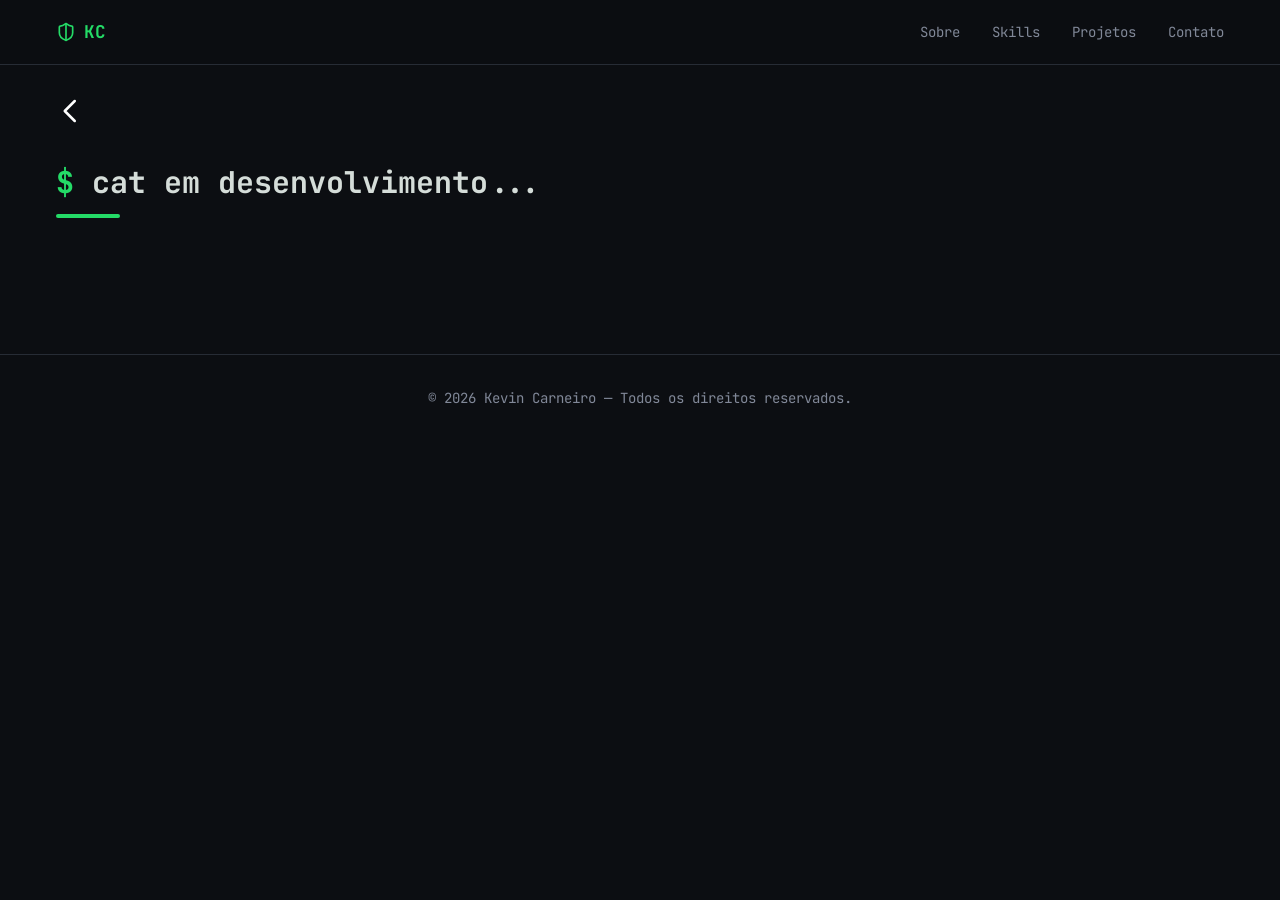
<file: projeto-analise-trafego.html>
<!DOCTYPE html>
<html lang="pt-BR">

<head>
  <meta charset="UTF-8" />
  <meta name="viewport" content="width=device-width, initial-scale=1.0" />
  <title>Análise de Tráfego | Kevin Carneiro</title>
  <meta name="description"
    content="Repositório de dashboards Grafana para monitoramento de impressoras, servidores, links e firewalls." />
  <link rel="preconnect" href="https://fonts.googleapis.com" />
  <link href="https://fonts.googleapis.com/css2?family=JetBrains+Mono:wght@400;500;700&display=swap" rel="stylesheet" />
  <link rel="stylesheet" href="style.css" />
  <link rel="stylesheet" href="projeto.css" />
</head>

<body>

  <!-- ========================================
       NAVBAR (mesmo da index)
  ======================================== -->
  <!--=============== NAVBAR ====================-->

  <nav class="navbar">
    <div class="container">
      <a href="index.html" class="navbar-logo">
        <svg xmlns="http://www.w3.org/2000/svg" width="20" height="20" viewBox="0 0 24 24" fill="none"
          stroke="currentColor" stroke-width="2" stroke-linecap="round" stroke-linejoin="round"
          class="lucide lucide-shield-half-icon lucide-shield-half">
          <path
            d="M20 13c0 5-3.5 7.5-7.66 8.95a1 1 0 0 1-.67-.01C7.5 20.5 4 18 4 13V6a1 1 0 0 1 1-1c2 0 4.5-1.2 6.24-2.72a1.17 1.17 0 0 1 1.52 0C14.51 3.81 17 5 19 5a1 1 0 0 1 1 1z" />
          <path d="M12 22V2" />
        </svg>
        KC</a>
      <div class="navbar-links">
        <a href="./index.html#sobre">Sobre</a>
        <a href="./index.html#skills">Skills</a>
        <a href="./index.html##projetos">Projetos</a>
        <a href="./index.html#contato">Contato</a>


      </div><!--navbar-links-->
      <button class="navbar-toggle" id="navbar-toggle" aria-label="Menu">☰</button>
    </div>

    </div><!--container-->

    <div class="navbar-mobile" id="navbar-mobile">
      <a href="./index.html#sobre">Sobre</a>
      <a href="./index.html#skills">Skills</a>
      <a href="./index.html##projetos">Projetos</a>
      <a href="./index.html#contato">Contato</a>
    </div>
  </nav>




  <section class="projeto-hero">
    <div class="container">
      <div class="buttonVoltar">
        
      <a href="index.html#projetos" class="bnt-voltar">
        <svg style="vertical-align: middle;" width="30px" height="30px" viewBox="0 0 24 24" fill="none" xmlns="http://www.w3.org/2000/svg" stroke="#ffffff"><g id="SVGRepo_bgCarrier" stroke-width="0"></g><g id="SVGRepo_tracerCarrier" stroke-linecap="round" stroke-linejoin="round"></g><g id="SVGRepo_iconCarrier"> <path d="M15 20L7 12L15 4" stroke="#ffffff" stroke-width="2" stroke-linecap="round" stroke-linejoin="round"></path> </g></svg>
        </a>
        </div>
      <h2 class="section-title"> <span class="text-green">$</span> cat em desenvolvimento...</h2>
      <div class="section-line"></div>
    </div><!--container-->
  </section><!--projeto-hero-->





  












  <!-- ========================================
       FOOLTER
  ======================================== -->
  <footer class="footer">
    <div class="container">
      <p> © 2026 Kevin Carneiro — Todos os direitos reservados.</p>
      </div>
  </footer>



  <script src="script.js"></script>
</body>

</html>
</file>
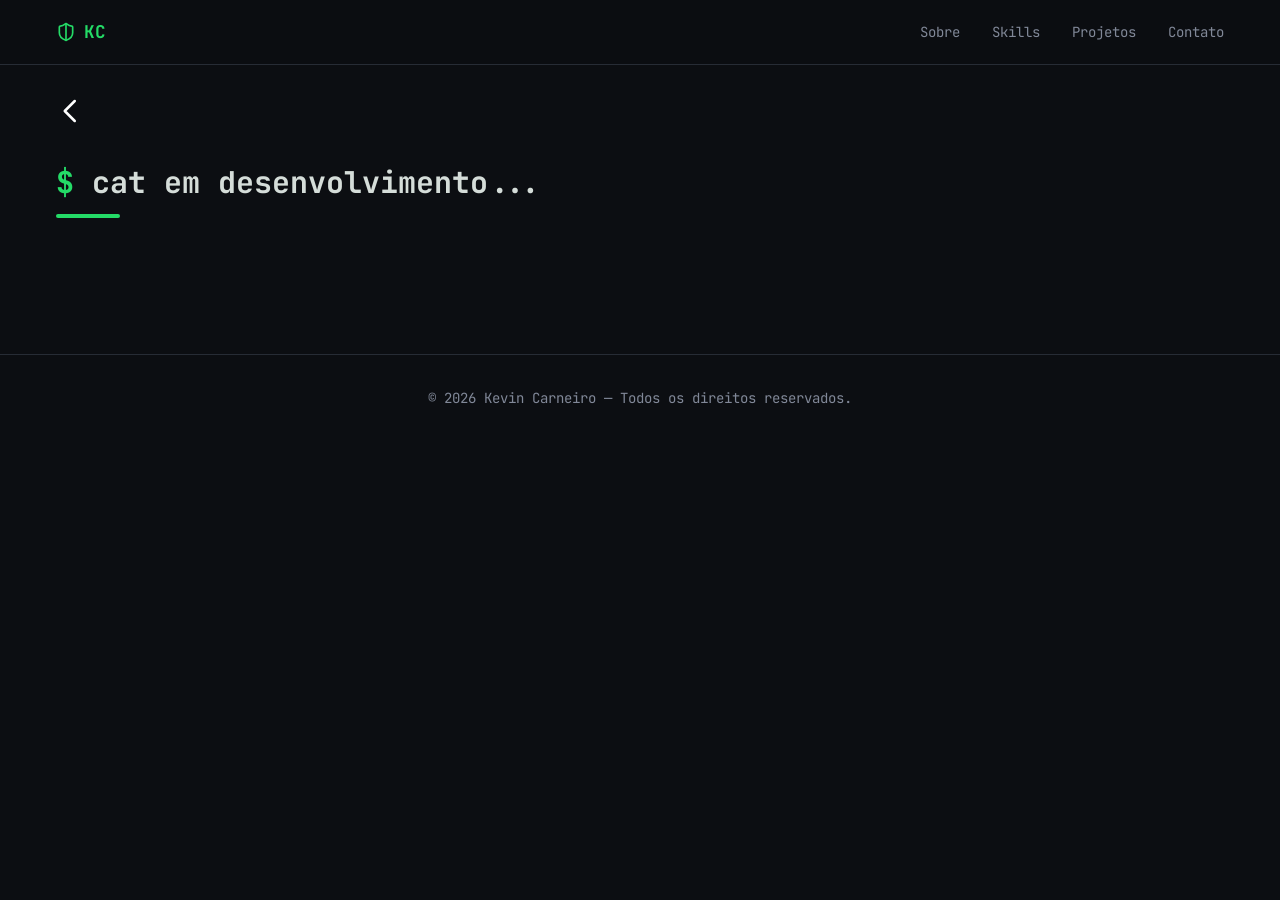
<file: projeto-hardening.html>
<!DOCTYPE html>
<html lang="pt-BR">

<head>
  <meta charset="UTF-8" />
  <meta name="viewport" content="width=device-width, initial-scale=1.0" />
  <title>Hardening de Servidores — Kevin Carneiro</title>
  <meta name="description"
    content="Repositório de dashboards Grafana para monitoramento de impressoras, servidores, links e firewalls." />
  <link rel="preconnect" href="https://fonts.googleapis.com" />
  <link href="https://fonts.googleapis.com/css2?family=JetBrains+Mono:wght@400;500;700&display=swap" rel="stylesheet" />
  <link rel="stylesheet" href="style.css" />
  <link rel="stylesheet" href="projeto.css" />
</head>

<body>

  <!-- ========================================
       NAVBAR (mesmo da index)
  ======================================== -->
  <!--=============== NAVBAR ====================-->

  <nav class="navbar">
    <div class="container">
      <a href="index.html" class="navbar-logo">
        <svg xmlns="http://www.w3.org/2000/svg" width="20" height="20" viewBox="0 0 24 24" fill="none"
          stroke="currentColor" stroke-width="2" stroke-linecap="round" stroke-linejoin="round"
          class="lucide lucide-shield-half-icon lucide-shield-half">
          <path
            d="M20 13c0 5-3.5 7.5-7.66 8.95a1 1 0 0 1-.67-.01C7.5 20.5 4 18 4 13V6a1 1 0 0 1 1-1c2 0 4.5-1.2 6.24-2.72a1.17 1.17 0 0 1 1.52 0C14.51 3.81 17 5 19 5a1 1 0 0 1 1 1z" />
          <path d="M12 22V2" />
        </svg>
        KC</a>
      <div class="navbar-links">
        <a href="./index.html#sobre">Sobre</a>
        <a href="./index.html#skills">Skills</a>
        <a href="./index.html##projetos">Projetos</a>
        <a href="./index.html#contato">Contato</a>


      </div><!--navbar-links-->
      <button class="navbar-toggle" id="navbar-toggle" aria-label="Menu">☰</button>
    </div>

    </div><!--container-->

    <div class="navbar-mobile" id="navbar-mobile">
      <a href="./index.html#sobre">Sobre</a>
      <a href="./index.html#skills">Skills</a>
      <a href="./index.html##projetos">Projetos</a>
      <a href="./index.html#contato">Contato</a>
    </div>
  </nav>




  <section class="projeto-hero">
    <div class="container">
      <div class="buttonVoltar">
        
      <a href="index.html#projetos" class="bnt-voltar">
        <svg style="vertical-align: middle;" width="30px" height="30px" viewBox="0 0 24 24" fill="none" xmlns="http://www.w3.org/2000/svg" stroke="#ffffff"><g id="SVGRepo_bgCarrier" stroke-width="0"></g><g id="SVGRepo_tracerCarrier" stroke-linecap="round" stroke-linejoin="round"></g><g id="SVGRepo_iconCarrier"> <path d="M15 20L7 12L15 4" stroke="#ffffff" stroke-width="2" stroke-linecap="round" stroke-linejoin="round"></path> </g></svg>
        </a>
        </div>
      <h2 class="section-title"> <span class="text-green">$</span> cat em desenvolvimento...</h2>
      <div class="section-line"></div>
    </div><!--container-->
  </section><!--projeto-hero-->





  












  <!-- ========================================
       FOOLTER
  ======================================== -->
  <footer class="footer">
    <div class="container">
      <p> © 2026 Kevin Carneiro — Todos os direitos reservados.</p>
      </div>
  </footer>



  <script src="script.js"></script>
</body>

</html>
</file>
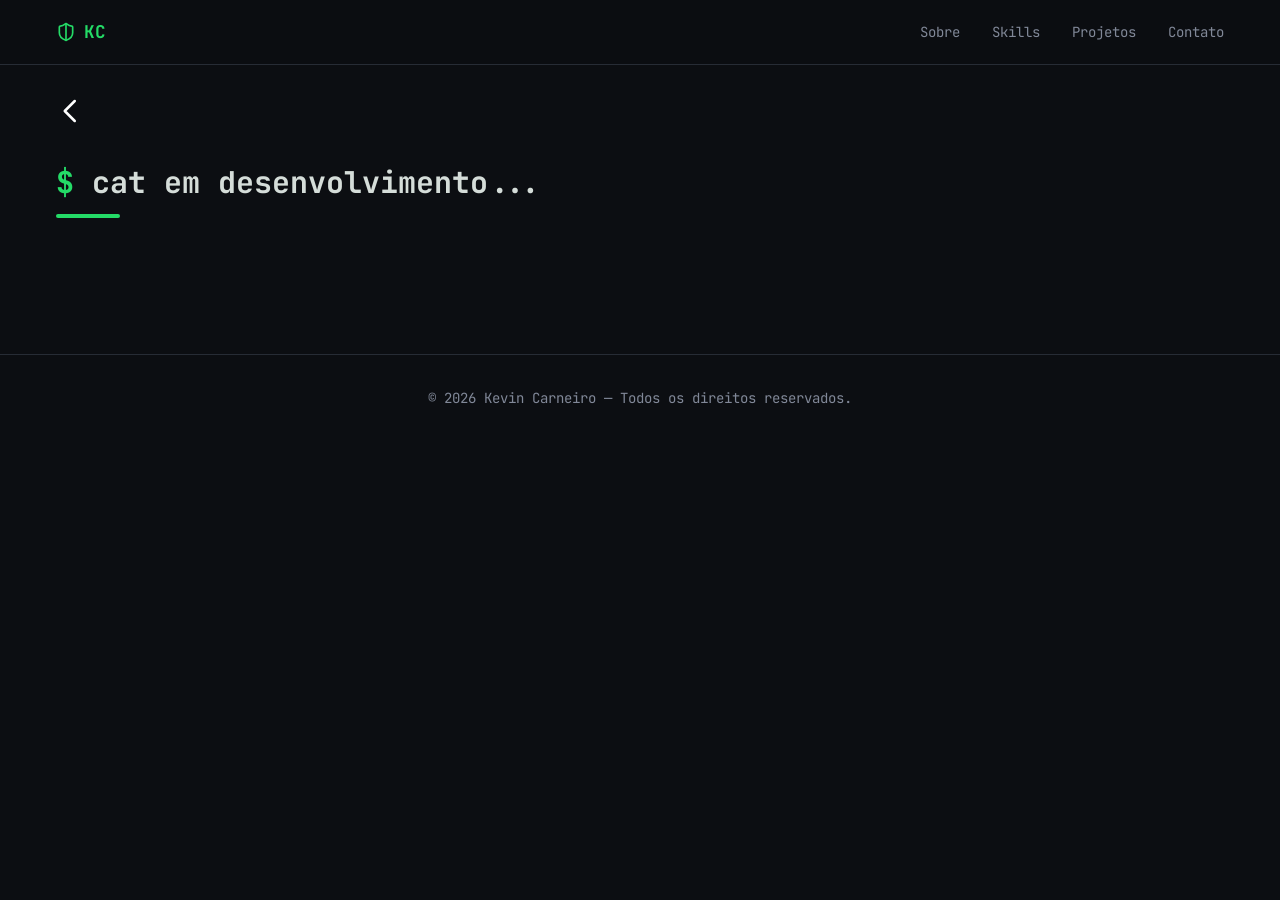
<file: projeto-tryhackme.html>
<!DOCTYPE html>
<html lang="pt-BR">

<head>
  <meta charset="UTF-8" />
  <meta name="viewport" content="width=device-width, initial-scale=1.0" />
  <title>TryHackMe CTFs | Kevin Carneiro</title>
  <meta name="description"
    content="Repositório de dashboards Grafana para monitoramento de impressoras, servidores, links e firewalls." />
  <link rel="preconnect" href="https://fonts.googleapis.com" />
  <link href="https://fonts.googleapis.com/css2?family=JetBrains+Mono:wght@400;500;700&display=swap" rel="stylesheet" />
  <link rel="stylesheet" href="style.css" />
  <link rel="stylesheet" href="projeto.css" />
</head>

<body>

  <!-- ========================================
       NAVBAR (mesmo da index)
  ======================================== -->
  <!--=============== NAVBAR ====================-->

  <nav class="navbar">
    <div class="container">
      <a href="index.html" class="navbar-logo">
        <svg xmlns="http://www.w3.org/2000/svg" width="20" height="20" viewBox="0 0 24 24" fill="none"
          stroke="currentColor" stroke-width="2" stroke-linecap="round" stroke-linejoin="round"
          class="lucide lucide-shield-half-icon lucide-shield-half">
          <path
            d="M20 13c0 5-3.5 7.5-7.66 8.95a1 1 0 0 1-.67-.01C7.5 20.5 4 18 4 13V6a1 1 0 0 1 1-1c2 0 4.5-1.2 6.24-2.72a1.17 1.17 0 0 1 1.52 0C14.51 3.81 17 5 19 5a1 1 0 0 1 1 1z" />
          <path d="M12 22V2" />
        </svg>
        KC</a>
      <div class="navbar-links">
        <a href="./index.html#sobre">Sobre</a>
        <a href="./index.html#skills">Skills</a>
        <a href="./index.html##projetos">Projetos</a>
        <a href="./index.html#contato">Contato</a>


      </div><!--navbar-links-->
      <button class="navbar-toggle" id="navbar-toggle" aria-label="Menu">☰</button>
    </div>

    </div><!--container-->

    <div class="navbar-mobile" id="navbar-mobile">
      <a href="./index.html#sobre">Sobre</a>
      <a href="./index.html#skills">Skills</a>
      <a href="./index.html##projetos">Projetos</a>
      <a href="./index.html#contato">Contato</a>
    </div>
  </nav>




  <section class="projeto-hero">
    <div class="container">
      <div class="buttonVoltar">
        
      <a href="index.html#projetos" class="bnt-voltar">
        <svg style="vertical-align: middle;" width="30px" height="30px" viewBox="0 0 24 24" fill="none" xmlns="http://www.w3.org/2000/svg" stroke="#ffffff"><g id="SVGRepo_bgCarrier" stroke-width="0"></g><g id="SVGRepo_tracerCarrier" stroke-linecap="round" stroke-linejoin="round"></g><g id="SVGRepo_iconCarrier"> <path d="M15 20L7 12L15 4" stroke="#ffffff" stroke-width="2" stroke-linecap="round" stroke-linejoin="round"></path> </g></svg>
        </a>
        </div>
      <h2 class="section-title"> <span class="text-green">$</span> cat em desenvolvimento...</h2>
      <div class="section-line"></div>
    </div><!--container-->
  </section><!--projeto-hero-->





  












  <!-- ========================================
       FOOLTER
  ======================================== -->
  <footer class="footer">
    <div class="container">
      <p> © 2026 Kevin Carneiro — Todos os direitos reservados.</p>
      </div>
  </footer>



  <script src="script.js"></script>
</body>

</html>
</file>
<file: style.css>
@import url('https://fonts.googleapis.com/css2?family=JetBrains+Mono:wght@400;500;600;700&family=Inter:wght@300;400;500;600;700&display=swap');

:root {
    --bg: hsl(220, 20%, 6%);
    --bg-card: hsl(220, 18%, 10%);
    --bg-card-50: hsla(220, 18%, 10%, 0.5);
    --fg: hsl(150, 10%, 85%);
    --fg-muted: hsl(220, 10%, 55%);
    --green: hsl(142, 72%, 50%);
    --green-dark: hsl(220, 20%, 6%);
    --cyan: hsl(180, 60%, 45%);
    --border: hsl(220, 15%, 18%);
    --radius: 0.5rem;
}

/* --- Reset & Base --- */
*,
*::before,
*::after {
    box-sizing: border-box;
    margin: 0;
    padding: 0;
}

html {
    scroll-behavior: smooth;
}

body {
    font-family: 'Inter', sans-serif;
    background: var(--bg);
    color: var(--fg);
    line-height: 1.6;
    -webkit-font-smoothing: antialiased;
}

a {
    color: inherit;
    text-decoration: none;
}

ul {
    list-style: none;
}

img {
    max-width: 100%;
    display: block;
}

::selection {
    background: hsla(142, 72%, 50%, 0.3);
}

/* Scrollbar */
::-webkit-scrollbar {
    width: 6px;
}

::-webkit-scrollbar-track {
    background: var(--bg);
}

::-webkit-scrollbar-thumb {
    background: hsla(142, 72%, 50%, 0.3);
    border-radius: 3px;
}

/* --- Utilitários --- */

.container {
    max-width: 1200px;
    margin: 0 auto;
    padding: 0 1rem;
}

.font-mono {
    font-family: 'JetBrains Mono', monospace;
}

.text-green {
    color: var(--green);
}

.text-cyan {
    color: var(--cyan);
}

.text-muted {
    color: var(--fg-muted);
}

.text-gradient-cyber {
    background: linear-gradient(135deg, var(--green), var(--cyan));
    -webkit-background-clip: text;
    -webkit-text-fill-color: transparent;
    background-clip: text;
}

.glow-green {
    box-shadow: 0 0 20px hsla(142, 72%, 50%, 0.3), 0 0 60px hsla(142, 72%, 50%, 0.1);
}

.border-glow {
    border-color: hsla(142, 72%, 50%, 0.3);
    box-shadow: inset 0 0 20px hsla(142, 72%, 50%, 0.05);
}

.section-title {
    font-size: 1.875rem;
    font-weight: 700;
    margin-bottom: 0.5rem;
    font-family: 'JetBrains Mono', monospace;
}

.section-line {
    height: 4px;
    width: 4rem;
    background: var(--green);
    border-radius: 2px;
    margin-bottom: 2.5rem;
}

/* ============================================
   NAVBAR
   ============================================ */

.navbar {
    position: fixed;
    top: 0;
    left: 0;
    right: 0;
    z-index: 50;
    background: hsla(220, 20%, 6%, 0.8);
    backdrop-filter: blur(12px);
    border-bottom: 1px solid var(--border);
}

.navbar .container {
    display: flex;
    align-items: center;
    justify-content: space-between;
    height: 4rem;
}

.navbar-logo {
    display: flex;
    align-items: center;
    gap: 0.5rem;
    font-family: 'JetBrains Mono', monospace;
    font-weight: 700;
    color: var(--green);
    font-size: 1.1rem;
}

.navbar-links {
    display: flex;
    gap: 2rem;
}

.navbar-links a {
    font-family: 'JetBrains Mono', monospace;
    font-size: 0.875rem;
    color: var(--fg-muted);
    transition: color 0.3s;
}

.navbar-links a:hover {
    color: var(--green);
}

/* NAV MOBILE */
.navbar-toggle {
    display: none;
    background: none;
    border: none;
    color: var(--fg);
    font-size: 1.5rem;
    cursor: pointer;
}

.navbar-mobile {
    display: none;
    flex-direction: column;
    background: hsla(220, 20%, 6%, 0.95);
    backdrop-filter: blur(12px);
    border-bottom: 1px solid var(--border);
    padding: 0 1rem 1rem;
}

.navbar-mobile.active {
    display: flex;
}

.navbar-mobile a {
    padding: 0.75rem 0;
    font-family: 'JetBrains Mono', monospace;
    font-size: 0.875rem;
    color: var(--fg-muted);
    transition: color 0.3s;
}

.navbar-mobile a:hover {
    color: var(--green);
}

@media (max-width: 768px) {
    .navbar-links {
        display: none;
    }

    .navbar-toggle {
        display: block;
    }
}

/* ============================================
   HERO
   ============================================ */

.hero {
    position: relative;
    min-height: 100vh;
    display: flex;
    align-items: center;
    justify-content: center;
    overflow: hidden;
    text-align: center;
}

.hero-overlay {
    position: absolute;
    inset: 0;
    background: linear-gradient(to bottom, hsla(220, 20%, 6%, 0.8), hsla(220, 20%, 6%, 0.6), var(--bg));
}

.hero-content {
    position: relative;
    z-index: 10;
    max-width: 800px;
    padding: 0.1rem;
}

.hero-badge {
    display: inline-flex;
    align-items: center;
    gap: 0.5rem;
    padding: 0.5rem 1rem;
    border-radius: 9999px;
    border: 1px solid hsla(142, 72%, 50%, 0.3);
    font-family: 'JetBrains Mono', monospace;
    font-size: 0.875rem;
    color: var(--green);
    margin-bottom: 2rem;
}

/* .hero-badge .typing {
    animation: blink 1s steps(1) infinite; 
} */

.lucide-laptop-icon {
    vertical-align: middle;
}

.hero h1 {
    font-size: 3.5rem;
    font-weight: 700;
    margin-bottom: 1rem;
    letter-spacing: -0.02em;
}

.hero-subtitle {
    font-size: 1.25rem;
    font-family: 'JetBrains Mono', monospace;
    color: var(--fg-muted);
    margin-bottom: 0.5rem;
}

.hero-tags {
    font-size: 1.125rem;
    color: var(--fg-muted);
    max-width: 640px;
    margin: 0 auto 2.5rem;
    line-height: 1.7;
}

.hero-description {
    font-size: 1.125rem;
    color: var(--fg-muted);
    max-width: 640px;
    margin: 0 auto 2.5rem;
    line-height: 1.7;

}

.hero-buttons {
    display: flex;
    gap: 1rem;
    justify-content: center;
    flex-wrap: wrap;
}

.btn-primary {
    display: inline-flex;
    align-items: center;
    justify-content: center;
    padding: 0.75rem 2rem;
    border-radius: var(--radius);
    background: var(--green);
    color: var(--green-dark);
    font-weight: 600;
    transition: opacity 0.3s;
    border: none;
    cursor: pointer;
}

.btn-primary:hover {
    opacity: 0.9;
}


.btn-outline {
    display: inline-flex;
    align-items: center;
    justify-content: center;
    padding: 0.75rem 2rem;
    border-radius: var(--radius);
    border: 1px solid hsla(142, 72%, 50%, 0.3);
    color: var(--green);
    font-weight: 600;
    background: transparent;
    transition: background 0.3s;
    cursor: pointer;
}

.btn-outline:hover {
    background: hsla(142, 72%, 50%, 0.1);
    ;
}

.scroll-indicator {
    position: absolute;
    bottom: 2rem;
    left: 50%;
    transform: translateX(-50%);
    width: 1.5rem;
    height: 2.5rem;
    border-radius: 9999px;
    border: 2px solid hsla(142, 72%, 50%, 0.4);
    display: flex;
    align-items: flex-start;
    justify-content: center;
    padding-top: 0.25rem;
    animation: bounce 1.5s infinite;
}

.scroll-dot {
    width: 0.375rem;
    height: 0.75rem;
    border-radius: 9999px;
    background: hsla(142, 72%, 50%, 0.6);
}



/* ============================================
   ABOUT (Sobre)
   ============================================ */

.about { padding: 6rem 1rem; }

.about-grid{
  display: grid;
  grid-template-columns: repeat(3, 1fr);
  gap: 1.5rem;
  max-width: 900px;
  margin: 0 auto;
}

.about-card {
  padding: 1.5rem;
  border-radius: var(--radius);
  background: var(--bg-card);
  border: 1px solid var(--border);
}

.about-card .icon {
  font-size: 2rem;
  margin-bottom: 1rem;
}

.about-card h3 {
  font-weight: 600;
  margin-bottom: 0.5rem;
}

.about-card p {
  font-size: 0.875rem;
  color: var(--fg-muted);
  line-height: 1.6;
}

@media (max-width: 768px) {
  .about-grid { grid-template-columns: 1fr; }
}


/* ============================================
   SKILLS
   ============================================ */
.skills {
    padding: 6rem 1rem;
    background: var(--bg-card-50);
}

.skills-grid {
    display: grid;
    grid-template-columns: repeat(4, 1fr); 
    gap: 1.5rem;
}

.skill-card {
    padding: 1.5rem;
    border-radius: var(--border);
    background: var(--bg);
    border: 1px solid var(--border);
    transition: box-shadow 0.3s;
}


.skill-card:hover { box-shadow: 0 0 20px hsla(142,72%,50%,0.3); }

.skill-card .icon { font-size: 2rem; margin-bottom: 1rem; }


.skill-card h3 {
    font-family: 'JetBrains Mono', monospace;
    font-weight: 600;
    margin-bottom: 1rem;
}

.skill-card li {
    font-size: 0.875rem;
    color: var(--fg-muted);
    display: flex;
    align-items: center;
    gap: 0.5rem;
    padding: 0.25rem 0;
}

.skill-card li::before {
    content: '';
    width: 6px;
    height: 6px;
    border-radius: 50%;
    background: hsla(142,72%,50%,0.6);
    flex-shrink: 0;
}

@media (max-width: 1024px) {
    .skills-grid {
        grid-template-columns: repeat(2, 1fr);
    }
}
@media (max-width: 640px) { .skills-grid { grid-template-columns: 1fr; } }


/* ============================================
   PROJETOS
   ============================================ */

.projects { padding: 6rem 1rem; }

.projects-grid {
  display: grid;
  grid-template-columns: repeat(2, 1fr);
  gap: 1.5rem;
}

.project-card {
  padding: 1.5rem;
  border-radius: var(--radius);
  background: var(--bg-card);
  border: 1px solid var(--border);
  transition: box-shadow 0.3s;
}


.project-card:hover {
    box-shadow: 0 0 20px hsla(142,72%,50%,0.3);
    transform: translateY(-2px);
    border-color: #238636;
}

.project-card-header {
    display: flex;
    align-items: flex-start;
    justify-content: space-between;
    margin-bottom: 1rem;
}


.project-card .icon { font-size: 2rem; color: var(--green); }



.project-card h3 {
    font-weight: 600;
    margin-bottom: 0.75rem;
    transition: color 0.3s;
}

.project-card:hover h3 { color: var(--green); }

.project-card p {
    font-size: 0.875rem;
    color: var(--fg-muted);
    line-height: 1.6;
    margin-bottom: 1rem;
}

.project-tags {
    display: flex;
   flex-wrap: wrap;
   gap: 0.5rem;
}

.tag {
    padding: 0.25rem 0.75rem;
    font-family: 'JetBrains Mono', monospace;
    font-size: 0.75rem;
    border-radius: 9999px;
    background: hsla(142,72%,50%,0.1);
    color: var(--green);
    border: 1px solid hsla(142,72%,50%,0.2);
}

.btn-detalhes {
    display: flex;
    flex-direction: column;
    margin-top: 20px;
    transition: color 0.5s;
}

.btn-detalhes:hover {
    color: var(--green);
}

.cta-text {
  display: inline-block;
  margin-top: 20px;
  font-weight: 600;
    

}
.project-card:hover .lucide-arrow-right_projetos {
  transform: translateX(4px);
  transition: transform .15s ease;
}

@media (max-width: 768px) {
    .projects-grid {
        grid-template-columns: 1fr;
    }
}



/* ============================================
   CONTATO
   ============================================ */

.contact {
    padding: 6rem 1rem;
    background: var(--bg-card-50);
    text-align: center;
}

.contact p {
    color: var(--fg-muted);
    max-width: 500px;
    margin: 0 auto 2.5rem;
    line-height: 1.6;
}

.contact-buttons {
    display: flex;
    gap: 1rem;
    justify-content: center;
    flex-wrap: wrap;
}

.contact-buttons .btn-primary,
.contact-buttons .btn-outline {
  display: inline-flex;
  align-items: center;
  gap: 0.5rem;
}


.contact-secondary {
  margin-top: 2rem;

}



.contact-secondary a {
  font-family: 'JetBrains Mono', monospace;
  font-size: 0.875rem;
  color: var(--fg-muted);
  transition: color 0.3s;
  display: inline-flex;
  align-items: center;
  gap: 0.5rem;
  display: block;
  margin-top: 20px;
}

.contact-secondary a svg {
    vertical-align: bottom;
    margin-right: 0.600rem;
}


.contact-secondary a:hover { color: var(--green); }

/* ============================================
   FOOTER
   ============================================ */
.footer {
  font-family: 'JetBrains Mono', monospace;
  padding: 2rem 1rem;
  border-top: 1px solid var(--border);
  font-size: 0.875rem;
  color: var(--fg-muted);
 
}

.footer .container {
  display: flex;
  align-items: center;
  justify-content: center;
}




/* ============================================
   ANIMAÇÕES
   ============================================ */

@keyframes blink {

    0%,
    100% {
        opacity: 1;
    }

    50% {
        opacity: 0;
    }
}

@keyframes bounce {

    0%,
    100% {
        transform: translateX(-50%) translateY(0);
    }

    50% {
        transform: translateX(-50%) translateY(-10px);
    }
}


@keyframes fadeInUp {
  from { opacity: 0; transform: translateY(30px); }
  to { opacity: 1; transform: translateY(0); }
}

/* ============================================
   RESPONSIVO — Título Hero
   ============================================ */
@media (max-width: 640px) {
  .hero h1 { font-size: 2.5rem; }
  .section-title { font-size: 1.5rem; }
}
</file>
<file: projeto/style.css>
@import url('https://fonts.googleapis.com/css2?family=JetBrains+Mono:wght@400;500;600;700&family=Inter:wght@300;400;500;600;700&display=swap');

:root {
    --bg: hsl(220, 20%, 6%);
    --bg-card: hsl(220, 18%, 10%);
    --bg-card-50: hsla(220, 18%, 10%, 0.5);
    --fg: hsl(150, 10%, 85%);
    --fg-muted: hsl(220, 10%, 55%);
    --green: hsl(142, 72%, 50%);
    --green-dark: hsl(220, 20%, 6%);
    --cyan: hsl(180, 60%, 45%);
    --border: hsl(220, 15%, 18%);
    --radius: 0.5rem;
}

/* --- Reset & Base --- */
*,
*::before,
*::after {
    box-sizing: border-box;
    margin: 0;
    padding: 0;
}

html {
    scroll-behavior: smooth;
}

body {
    font-family: 'Inter', sans-serif;
    background: var(--bg);
    color: var(--fg);
    line-height: 1.6;
    -webkit-font-smoothing: antialiased;
}

a {
    color: inherit;
    text-decoration: none;
}

ul {
    list-style: none;
}

img {
    max-width: 100%;
    display: block;
}

::selection {
    background: hsla(142, 72%, 50%, 0.3);
}

/* Scrollbar */
::-webkit-scrollbar {
    width: 6px;
}

::-webkit-scrollbar-track {
    background: var(--bg);
}

::-webkit-scrollbar-thumb {
    background: hsla(142, 72%, 50%, 0.3);
    border-radius: 3px;
}

/* --- Utilitários --- */

.container {
    max-width: 1200px;
    margin: 0 auto;
    padding: 0 1rem;
}

.font-mono {
    font-family: 'JetBrains Mono', monospace;
}

.text-green {
    color: var(--green);
}

.text-cyan {
    color: var(--cyan);
}

.text-muted {
    color: var(--fg-muted);
}

.text-gradient-cyber {
    background: linear-gradient(135deg, var(--green), var(--cyan));
    -webkit-background-clip: text;
    -webkit-text-fill-color: transparent;
    background-clip: text;
}

.glow-green {
    box-shadow: 0 0 20px hsla(142, 72%, 50%, 0.3), 0 0 60px hsla(142, 72%, 50%, 0.1);
}

.border-glow {
    border-color: hsla(142, 72%, 50%, 0.3);
    box-shadow: inset 0 0 20px hsla(142, 72%, 50%, 0.05);
}

.section-title {
    font-size: 1.875rem;
    font-weight: 700;
    margin-bottom: 0.5rem;
    font-family: 'JetBrains Mono', monospace;
}

.section-line {
    height: 4px;
    width: 4rem;
    background: var(--green);
    border-radius: 2px;
    margin-bottom: 2.5rem;
}

/* ============================================
   NAVBAR
   ============================================ */

.navbar {
    position: fixed;
    top: 0;
    left: 0;
    right: 0;
    z-index: 50;
    background: hsla(220, 20%, 6%, 0.8);
    backdrop-filter: blur(12px);
    border-bottom: 1px solid var(--border);
}

.navbar .container {
    display: flex;
    align-items: center;
    justify-content: space-between;
    height: 4rem;
}

.navbar-logo {
    display: flex;
    align-items: center;
    gap: 0.5rem;
    font-family: 'JetBrains Mono', monospace;
    font-weight: 700;
    color: var(--green);
    font-size: 1.1rem;
}

.navbar-links {
    display: flex;
    gap: 2rem;
}

.navbar-links a {
    font-family: 'JetBrains Mono', monospace;
    font-size: 0.875rem;
    color: var(--fg-muted);
    transition: color 0.3s;
}

.navbar-links a:hover {
    color: var(--green);
}

/* NAV MOBILE */
.navbar-toggle {
    display: none;
    background: none;
    border: none;
    color: var(--fg);
    font-size: 1.5rem;
    cursor: pointer;
}

.navbar-mobile {
    display: none;
    flex-direction: column;
    background: hsla(220, 20%, 6%, 0.95);
    backdrop-filter: blur(12px);
    border-bottom: 1px solid var(--border);
    padding: 0 1rem 1rem;
}

.navbar-mobile.active {
    display: flex;
}

.navbar-mobile a {
    padding: 0.75rem 0;
    font-family: 'JetBrains Mono', monospace;
    font-size: 0.875rem;
    color: var(--fg-muted);
    transition: color 0.3s;
}

.navbar-mobile a:hover {
    color: var(--green);
}

@media (max-width: 768px) {
    .navbar-links {
        display: none;
    }

    .navbar-toggle {
        display: block;
    }
}

/* ============================================
   HERO
   ============================================ */

.hero {
    position: relative;
    min-height: 100vh;
    display: flex;
    align-items: center;
    justify-content: center;
    overflow: hidden;
    text-align: center;
}

.hero-overlay {
    position: absolute;
    inset: 0;
    background: linear-gradient(to bottom, hsla(220, 20%, 6%, 0.8), hsla(220, 20%, 6%, 0.6), var(--bg));
}

.hero-content {
    position: relative;
    z-index: 10;
    max-width: 800px;
    padding: 0.1rem;
}

.hero-badge {
    display: inline-flex;
    align-items: center;
    gap: 0.5rem;
    padding: 0.5rem 1rem;
    border-radius: 9999px;
    border: 1px solid hsla(142, 72%, 50%, 0.3);
    font-family: 'JetBrains Mono', monospace;
    font-size: 0.875rem;
    color: var(--green);
    margin-bottom: 2rem;
}

/* .hero-badge .typing {
    animation: blink 1s steps(1) infinite; 
} */

.lucide-laptop-icon {
    vertical-align: middle;
}

.hero h1 {
    font-size: 3.5rem;
    font-weight: 700;
    margin-bottom: 1rem;
    letter-spacing: -0.02em;
}

.hero-subtitle {
    font-size: 1.25rem;
    font-family: 'JetBrains Mono', monospace;
    color: var(--fg-muted);
    margin-bottom: 0.5rem;
}

.hero-tags {
    font-size: 1.125rem;
    color: var(--fg-muted);
    max-width: 640px;
    margin: 0 auto 2.5rem;
    line-height: 1.7;
}

.hero-description {
    font-size: 1.125rem;
    color: var(--fg-muted);
    max-width: 640px;
    margin: 0 auto 2.5rem;
    line-height: 1.7;

}

.hero-buttons {
    display: flex;
    gap: 1rem;
    justify-content: center;
    flex-wrap: wrap;
}

.btn-primary {
    display: inline-flex;
    align-items: center;
    justify-content: center;
    padding: 0.75rem 2rem;
    border-radius: var(--radius);
    background: var(--green);
    color: var(--green-dark);
    font-weight: 600;
    transition: opacity 0.3s;
    border: none;
    cursor: pointer;
}

.btn-primary:hover {
    opacity: 0.9;
}


.btn-outline {
    display: inline-flex;
    align-items: center;
    justify-content: center;
    padding: 0.75rem 2rem;
    border-radius: var(--radius);
    border: 1px solid hsla(142, 72%, 50%, 0.3);
    color: var(--green);
    font-weight: 600;
    background: transparent;
    transition: background 0.3s;
    cursor: pointer;
}

.btn-outline:hover {
    background: hsla(142, 72%, 50%, 0.1);
    ;
}

.scroll-indicator {
    position: absolute;
    bottom: 2rem;
    left: 50%;
    transform: translateX(-50%);
    width: 1.5rem;
    height: 2.5rem;
    border-radius: 9999px;
    border: 2px solid hsla(142, 72%, 50%, 0.4);
    display: flex;
    align-items: flex-start;
    justify-content: center;
    padding-top: 0.25rem;
    animation: bounce 1.5s infinite;
}

.scroll-dot {
    width: 0.375rem;
    height: 0.75rem;
    border-radius: 9999px;
    background: hsla(142, 72%, 50%, 0.6);
}



/* ============================================
   ABOUT (Sobre)
   ============================================ */

.about { padding: 6rem 1rem; }

.about-grid{
  display: grid;
  grid-template-columns: repeat(3, 1fr);
  gap: 1.5rem;
  max-width: 900px;
  margin: 0 auto;
}

.about-card {
  padding: 1.5rem;
  border-radius: var(--radius);
  background: var(--bg-card);
  border: 1px solid var(--border);
}

.about-card .icon {
  font-size: 2rem;
  margin-bottom: 1rem;
}

.about-card h3 {
  font-weight: 600;
  margin-bottom: 0.5rem;
}

.about-card p {
  font-size: 0.875rem;
  color: var(--fg-muted);
  line-height: 1.6;
}

@media (max-width: 768px) {
  .about-grid { grid-template-columns: 1fr; }
}


/* ============================================
   SKILLS
   ============================================ */
.skills {
    padding: 6rem 1rem;
    background: var(--bg-card-50);
}

.skills-grid {
    display: grid;
    grid-template-columns: repeat(4, 1fr); 
    gap: 1.5rem;
}

.skill-card {
    padding: 1.5rem;
    border-radius: var(--border);
    background: var(--bg);
    border: 1px solid var(--border);
    transition: box-shadow 0.3s;
}


.skill-card:hover { box-shadow: 0 0 20px hsla(142,72%,50%,0.3); }

.skill-card .icon { font-size: 2rem; margin-bottom: 1rem; }


.skill-card h3 {
    font-family: 'JetBrains Mono', monospace;
    font-weight: 600;
    margin-bottom: 1rem;
}

.skill-card li {
    font-size: 0.875rem;
    color: var(--fg-muted);
    display: flex;
    align-items: center;
    gap: 0.5rem;
    padding: 0.25rem 0;
}

.skill-card li::before {
    content: '';
    width: 6px;
    height: 6px;
    border-radius: 50%;
    background: hsla(142,72%,50%,0.6);
    flex-shrink: 0;
}

@media (max-width: 1024px) {
    .skills-grid {
        grid-template-columns: repeat(2, 1fr);
    }
}
@media (max-width: 640px) { .skills-grid { grid-template-columns: 1fr; } }


/* ============================================
   PROJETOS
   ============================================ */

.projects { padding: 6rem 1rem; }

.projects-grid {
  display: grid;
  grid-template-columns: repeat(2, 1fr);
  gap: 1.5rem;
}

.project-card {
  padding: 1.5rem;
  border-radius: var(--radius);
  background: var(--bg-card);
  border: 1px solid var(--border);
  transition: box-shadow 0.3s;
}


.project-card:hover {
    box-shadow: 0 0 20px hsla(142,72%,50%,0.3);
    transform: translateY(-2px);
    border-color: #238636;
}

.project-card-header {
    display: flex;
    align-items: flex-start;
    justify-content: space-between;
    margin-bottom: 1rem;
}


.project-card .icon { font-size: 2rem; color: var(--green); }



.project-card h3 {
    font-weight: 600;
    margin-bottom: 0.75rem;
    transition: color 0.3s;
}

.project-card:hover h3 { color: var(--green); }

.project-card p {
    font-size: 0.875rem;
    color: var(--fg-muted);
    line-height: 1.6;
    margin-bottom: 1rem;
}

.project-tags {
    display: flex;
   flex-wrap: wrap;
   gap: 0.5rem;
}

.tag {
    padding: 0.25rem 0.75rem;
    font-family: 'JetBrains Mono', monospace;
    font-size: 0.75rem;
    border-radius: 9999px;
    background: hsla(142,72%,50%,0.1);
    color: var(--green);
    border: 1px solid hsla(142,72%,50%,0.2);
}

.btn-detalhes {
    display: flex;
    flex-direction: column;
    margin-top: 20px;
    transition: color 0.5s;
}

.btn-detalhes:hover {
    color: var(--green);
}

.cta-text {
  display: inline-block;
  margin-top: 20px;
  font-weight: 600;
    

}
.project-card:hover .lucide-arrow-right_projetos {
  transform: translateX(4px);
  transition: transform .15s ease;
}

@media (max-width: 768px) {
    .projects-grid {
        grid-template-columns: 1fr;
    }
}



/* ============================================
   CONTATO
   ============================================ */

.contact {
    padding: 6rem 1rem;
    background: var(--bg-card-50);
    text-align: center;
}

.contact p {
    color: var(--fg-muted);
    max-width: 500px;
    margin: 0 auto 2.5rem;
    line-height: 1.6;
}

.contact-buttons {
    display: flex;
    gap: 1rem;
    justify-content: center;
    flex-wrap: wrap;
}

.contact-buttons .btn-primary,
.contact-buttons .btn-outline {
  display: inline-flex;
  align-items: center;
  gap: 0.5rem;
}


.contact-secondary {
  margin-top: 2rem;

}



.contact-secondary a {
  font-family: 'JetBrains Mono', monospace;
  font-size: 0.875rem;
  color: var(--fg-muted);
  transition: color 0.3s;
  display: inline-flex;
  align-items: center;
  gap: 0.5rem;
  display: block;
  margin-top: 20px;
}

.contact-secondary a svg {
    vertical-align: bottom;
    margin-right: 0.600rem;
}


.contact-secondary a:hover { color: var(--green); }

/* ============================================
   FOOTER
   ============================================ */
.footer {
  font-family: 'JetBrains Mono', monospace;
  padding: 2rem 1rem;
  border-top: 1px solid var(--border);
  font-size: 0.875rem;
  color: var(--fg-muted);
 
}

.footer .container {
  display: flex;
  align-items: center;
  justify-content: center;
}




/* ============================================
   ANIMAÇÕES
   ============================================ */

@keyframes blink {

    0%,
    100% {
        opacity: 1;
    }

    50% {
        opacity: 0;
    }
}

@keyframes bounce {

    0%,
    100% {
        transform: translateX(-50%) translateY(0);
    }

    50% {
        transform: translateX(-50%) translateY(-10px);
    }
}


@keyframes fadeInUp {
  from { opacity: 0; transform: translateY(30px); }
  to { opacity: 1; transform: translateY(0); }
}

/* ============================================
   RESPONSIVO — Título Hero
   ============================================ */
@media (max-width: 640px) {
  .hero h1 { font-size: 2.5rem; }
  .section-title { font-size: 1.5rem; }
}
</file>
<file: projeto.css>
@import url('https://fonts.googleapis.com/css2?family=JetBrains+Mono:wght@400;500;600;700&family=Inter:wght@300;400;500;600;700&display=swap');

:root {
    --bg: hsl(220, 20%, 6%);
    --bg-card: hsl(220, 18%, 10%);
    --bg-card-50: hsla(220, 18%, 10%, 0.5);
    --fg: hsl(150, 10%, 85%);
    --fg-muted: hsl(220, 10%, 55%);
    --green: hsl(142, 72%, 50%);
    --green-dark: hsl(220, 20%, 6%);
    --cyan: hsl(180, 60%, 45%);
    --border: hsl(220, 15%, 18%);
    --radius: 0.5rem;
}

.projeto-hero {
  padding: 6rem  1rem;
}

/* .bnt-voltar {
  position: relative;
  bottom: 20px;
} */
.bnt-voltar { 
  display: inline-flex;
  /* align-items: center; */
  /* gap: 0.5rem; Espaço entre ícone e texto */
  /* padding: 0.6rem 1.2rem; O padding define o tamanho, sem width/height fixos */
  /* border-radius: 50px; */
  /* border: 1px solid hsla(142, 72%, 50%, 0.3); */
  /* background: hsla(142, 72%, 50%, 0.05); */
  /* color: var(--green); */
  font-family: 'JetBrains Mono', monospace;
  font-size: 0.875rem;
  font-weight: 500;
  transition: all 0.3s ease;
  margin-bottom: 2rem;
  
} 
.bnt-voltar:hover {
  background: hsla(142, 72%, 50%, 0.15);
  border-color: var(--green);
  box-shadow: 0 0 15px hsla(142, 72%, 50%, 0.2);
  color: var(--fg);
}
/* Animação do Ícone */
.bnt-voltar:hover svg {
  transform: translateX(-4px); 
}

/* Layout Principal */


.flex { 
  display: flex; 
  gap: 3rem;
  align-items: flex-start;
  margin-top: -100px;
} 

/* Menu Lateral */
.projetos_grafana_menu { 
  flex: 0 0 280px;
  display: flex; 
  flex-direction: column; 
  gap: 0.5rem;
  border-right: 1px solid var(--border); 
  padding-right: 2rem;
  position: sticky; /* Mantém o menu visível ao rolar */
  top: 6rem;
  height: fit-content;
} 

.title_projeto { 
  font-family: 'JetBrains Mono', monospace; 
  color: var(--fg-muted); 
  padding: 0.75rem 1rem;
  border-radius: var(--radius);
  transition: all 0.3s;
  display: block;
} 

.title_projeto.active {
  color: var(--green);
  background: hsla(142, 72%, 50%, 0.1);
  border: 1px solid hsla(142, 72%, 50%, 0.2);
}

.lucide-circle-arrow-left-icon  {
  vertical-align: middle;
}

/*############## CONTEUDOO ################################################################ */



.projeto {
    padding: 2.5rem;
    border-radius: var(--radius);
    background: var(--bg-card);
    border: 1px solid var(--border);
    margin-bottom: 3rem;
}


/* TITULO E DESCRICÃO */
.title-projeto_conteudo {
    font-size: 1.4rem;
    margin-bottom: 1rem;
    font-family: 'JetBrains Mono', monospace; 
}
.iconeTitulo {
  vertical-align: middle;
}

.descricao_projeto {
  font-family: 'JetBrains Mono', monospace; 
  color: var(--fg-muted);
}

/* TAGS */
.project-tags {
      display: flex;
    flex-wrap: wrap;
    gap: 0.5rem;
    margin: 1rem 0;
}
.project-tags span {
   font-family: 'JetBrains Mono', monospace; 
    padding: 0.3rem 0.8rem;
    font-size: 0.75rem;
    border-radius: 50px;
    background: rgba(0, 255, 136, 0.15);
    color: #00ff88;
    border: 1px solid rgba(0, 255, 136, 0.2);
}


/* Seções de Desenvolvimento */
.desenvolvimento_container {
    display: flex;
    flex-direction: column;
    font-family: 'JetBrains Mono', monospace; 
    color: var(--fg);
}

.desenvolvimento_container h3 {
    font-family: 'JetBrains Mono', monospace;
    font-size: 1.25rem;
    margin-bottom: 1rem;
    margin-top: 1.5rem;
    color: var(--fg);
    display: flex;
    align-items: center;
    gap: 0.75rem;
}
.desenvolvimento_container p {
  margin: 1rem 0 1rem 0;
}

.code {
    background: #0a0a0f;
    border: 1px solid #2a2a3e;
    border-radius: 10px;
    padding: 1.2rem;
    margin: 1.5rem 0;
    overflow-x: auto;
}
.code-header {
    font-size: 0.75rem;
    color: var(--green);
    margin-bottom: 0.5rem;
    display: flex;
    justify-content: space-between;
}

.code pre {
    font-size: 0.8rem;
    line-height: 1.6;
    color: var(--fg);
    white-space: pre-line;
}


.desenvolvimento_container img { 
    width: 100%;
    justify-self: normal;
    margin-top: 1.25rem;
    border-radius: 4px;
    image-rendering: -webkit-optimize-contrast;
    image-rendering: crisp-edges;
    object-fit: contain; 
    transition: transform 0.3s ease, box-shadow 0.3s ease;
    cursor: zoom-in;

}

/* zoom img */
.desenvolvimento_container img:hover {
     transform: scale(1.05); 
    filter: grayscale(0);
    box-shadow: 0 15px 45px rgba(0, 255, 136, 0.2);
    z-index: 5;
    position: relative;
}
.desenvolvimento_container .descricao_problema {
    color: var(--fg-muted);
    font-size: 14px;
}

/* Solução (Dashboard) */

.dash-preview {
    background: var(--bg);
    padding: 1rem;
    border-radius: var(--radius);
    border: 1px solid hsla(142, 72%, 50%, 0.15);
    box-shadow: 0 20px 40px rgba(0,0,0,0.4);
    width: 100%;
    border-radius: 4px;
    display: block;
}


/* Resultados Estratégicos */
.lista-resultados {
    list-style: none;
    display: grid;
    grid-template-columns: 1fr;
    gap: 1.5rem;
}

.lista-resultados li {
    display: flex;
    gap: 1.25rem;
    font-size: 0.95rem;
    color: var(--fg-muted);
    background: hsla(220, 18%, 12%, 0.6);
    padding: 1.5rem;
    border-radius: var(--radius);
    border: 1px solid var(--border);
    line-height: 1.6;
    transition: border-color 0.3s;
}

.lista-resultados li:hover {
    border-color: hsla(142, 72%, 50%, 0.3);
}

/* BOLINHAS NA FRENTE DO TEXTO */

.marker {
    flex-shrink: 0;
    width: 10px;
    height: 10px;
    background: var(--green);
    border-radius: 2px;
    margin-top: 6px;
    box-shadow: 0 0 12px var(--green);
}



/* Responsividade */
@media (max-width: 992px) {
  .flex {
    flex-direction: column;
    gap: 2rem;
  }

  .projetos_grafana_menu {
    flex: none;
    width: 100%;
    border-right: none;
    border-bottom: 1px solid var(--border);
    padding-right: 0;
    padding-bottom: 1.5rem;
    position: static;
  }

  .projeto_conteudo{
    display: flex;
    flex-direction: column;
    max-width: 768px;
    justify-content: center;
    align-items: center;
    margin: 0 auto;
  }
}
@media (max-width: 640px) {
    .projeto_conteudo{
    display: flex;
    flex-direction: column;
    max-width: 500px;
    justify-content: center;
    align-items: center;
    margin: 0 auto;
  }
}
</file>
